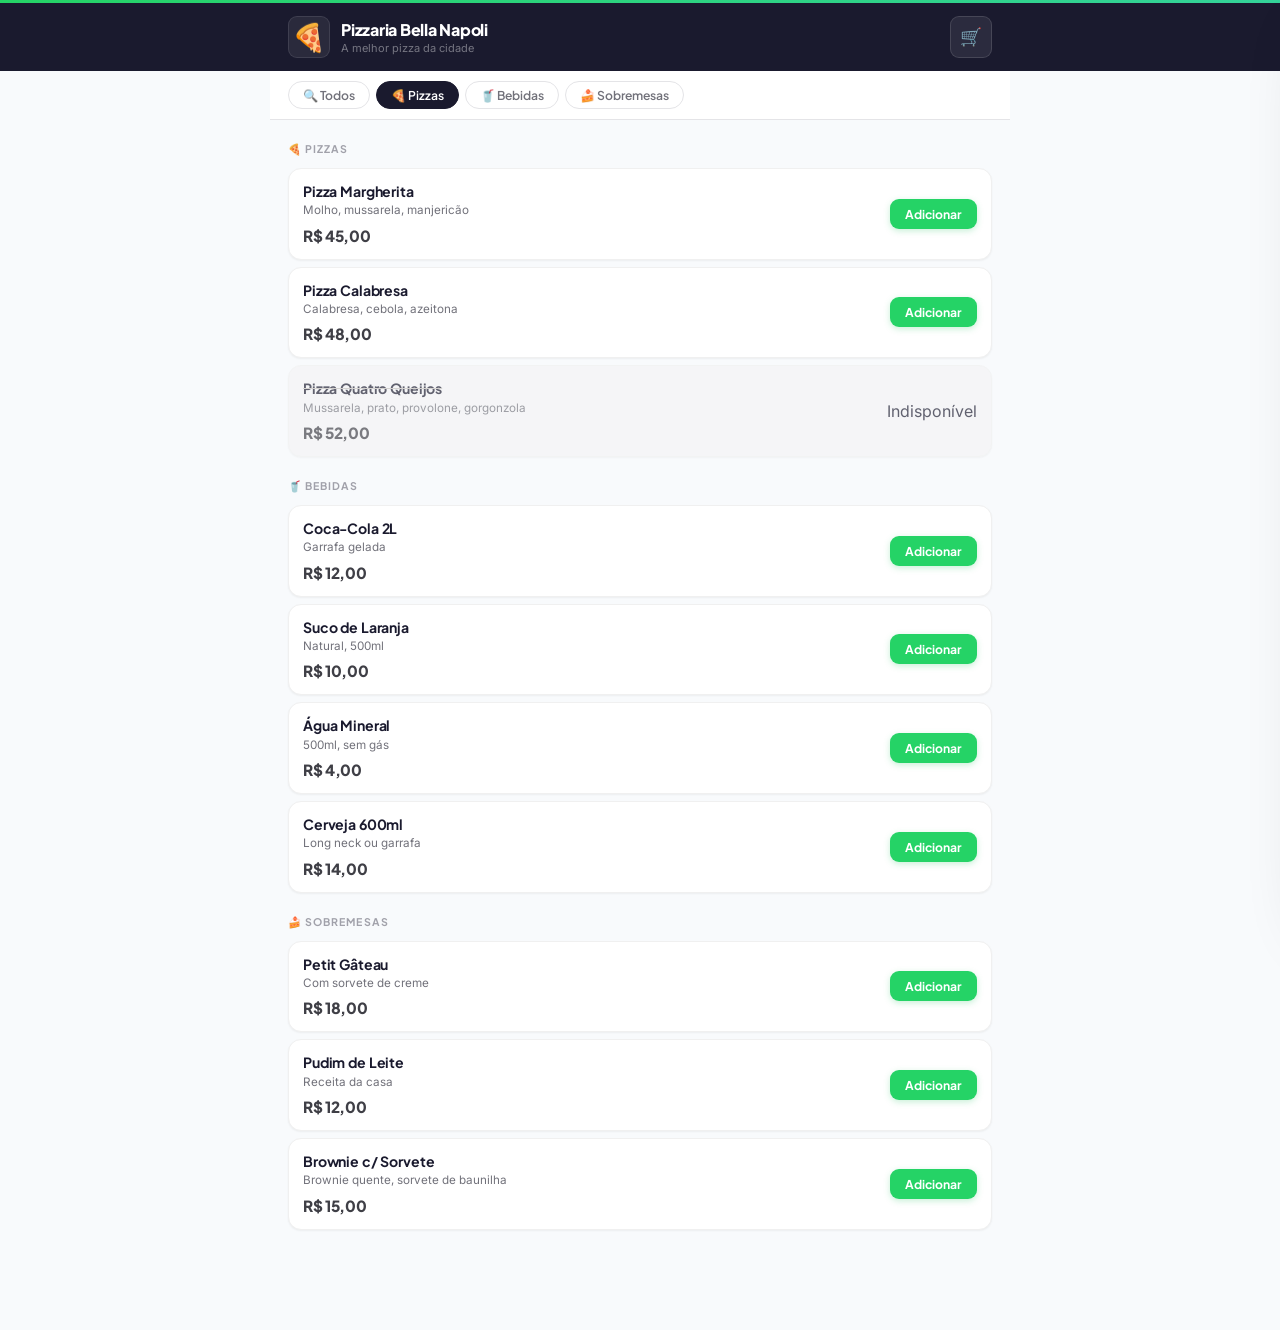
<file: index.html>
<!DOCTYPE html>
<html lang="pt-BR">
<head>
  <meta charset="UTF-8" />
  <meta name="viewport" content="width=device-width, initial-scale=1.0" />
  <title id="page-title">Cardápio Online</title>
  <link rel="preconnect" href="https://fonts.googleapis.com" />
  <link rel="preconnect" href="https://fonts.gstatic.com" crossorigin />
  <link href="https://fonts.googleapis.com/css2?family=Plus+Jakarta+Sans:wght@400;500;600;700;800&family=Inter:wght@400;500;600&display=swap" rel="stylesheet" />
  <link rel="stylesheet" href="style.css" />
</head>
<body>

  <!-- HEADER -->
  <header class="header">
    <div class="header-inner">
      <div class="store-info">
        <div class="store-logo" id="store-logo">🍕</div>
        <div>
          <h1 class="store-name" id="store-name">Carregando...</h1>
          <p class="store-tagline" id="store-tagline"></p>
        </div>
      </div>
      <button class="cart-btn" id="cart-toggle" aria-label="Ver carrinho">
        <span class="cart-icon">🛒</span>
        <span class="cart-badge" id="cart-badge">0</span>
      </button>
    </div>
  </header>

  <!-- MAIN -->
  <main class="main">
    <nav class="categories" id="categories-nav" aria-label="Categorias"></nav>
    <section class="products" id="products-list" aria-label="Produtos"></section>
  </main>

  <!-- ═══════════════════════════════════════════════════════
       CARRINHO
  ══════════════════════════════════════════════════════════ -->
  <div class="cart-overlay" id="cart-overlay" aria-hidden="true"></div>
  <aside class="cart-panel" id="cart-panel" aria-label="Carrinho">

    <!-- ZONA A — topo fixo -->
    <div class="cpanel-top">
      <div class="cpanel-handle"></div>
      <div class="cpanel-header">
        <div class="cpanel-title">
          <span class="cpanel-title-icon">🛒</span>
          <span>Seu Pedido</span>
        </div>
        <button class="close-btn" id="cart-close" aria-label="Fechar">✕</button>
      </div>
      <div class="cpanel-total" id="cpanel-total" style="display:none">
        <div class="cpanel-fee-lines" id="cpanel-fee-lines"></div>
        <div class="cpanel-total-row">
          <span class="cpanel-total-label">Total</span>
          <strong class="cpanel-total-value" id="cart-total-value">R$ 0,00</strong>
        </div>
      </div>
    </div>

    <!-- ZONA B — scroll único -->
    <div class="cpanel-body" id="cpanel-body">

      <!-- Itens -->
      <div id="cart-items">
        <div class="cart-empty-state">
          <div class="cart-empty-icon">🛍️</div>
          <p>Seu carrinho está vazio</p>
          <span>Adicione produtos para começar</span>
        </div>
      </div>

      <!-- Formulário -->
      <div id="order-form" style="display:none">
        <div class="form-divider"><span>Dados do pedido</span></div>

        <div class="order-fields">

          <!-- ── ETAPA 1: Identificação (obrigatório) ── -->
          <div class="form-step" id="step-identity">
            <div class="step-label">
              <span class="step-num">1</span>
              <span>Identificação</span>
            </div>

            <!-- Nome -->
            <div class="field-wrap">
              <label for="customer-name">
                Nome <span class="field-opt">· opcional</span>
              </label>
              <input type="text" id="customer-name" placeholder="Ex: João Silva" autocomplete="name" />
            </div>

            <!-- Telefone — obrigatório -->
            <div class="field-wrap">
              <label for="customer-phone">
                WhatsApp / Telefone <span class="field-required">· obrigatório</span>
              </label>
              <div class="prefix-input">
                <span>📱</span>
                <input type="tel" id="customer-phone"
                  placeholder="(11) 99999-9999"
                  maxlength="15" inputmode="numeric"
                  autocomplete="tel" />
              </div>
            </div>

            <!-- Endereço -->
            <div class="field-wrap">
              <label>Endereço <span class="field-opt">· opcional</span></label>
              <div class="seg-control">
                <button type="button" class="seg-btn active" id="btn-mode-cep">CEP</button>
                <button type="button" class="seg-btn" id="btn-mode-manual">Manual</button>
              </div>
              <!-- Modo CEP -->
              <div id="address-cep-mode">
                <div class="cep-row">
                  <input type="text" id="cep-input" placeholder="00000-000"
                    maxlength="9" inputmode="numeric" autocomplete="postal-code" />
                  <button type="button" class="btn-cep-search" id="btn-cep-search">
                    <span id="cep-search-icon">→</span>
                  </button>
                </div>
                <p class="cep-status" id="cep-status"></p>
                <div id="cep-result" style="display:none" class="cep-result-box">
                  <div class="cep-r-row">
                    <input type="text" id="address-street" readonly class="input-ro" placeholder="Rua" />
                    <input type="text" id="address-neighborhood" readonly class="input-ro input-sm" placeholder="Bairro" />
                  </div>
                  <div class="cep-r-row">
                    <input type="text" id="address-number" placeholder="Nº" class="input-num" maxlength="10" inputmode="numeric" />
                    <input type="text" id="address-complement" placeholder="Complemento" />
                  </div>
                  <input type="text" id="address-city-state" readonly class="input-ro" placeholder="Cidade — UF" />
                </div>
              </div>
              <!-- Modo manual -->
              <div id="address-manual-mode" style="display:none">
                <input type="text" id="customer-address" placeholder="Rua, número, bairro" autocomplete="street-address" />
              </div>
            </div>

          </div><!-- /step-identity -->

          <!-- ── ETAPA 2: Pagamento (bloqueado até etapa 1 válida) ── -->
          <div class="form-step form-step--locked" id="step-payment">
            <div class="step-label">
              <span class="step-num">2</span>
              <span>Pagamento</span>
            </div>

            <!-- Overlay de bloqueio -->
            <div class="step-lock-overlay" id="payment-lock">
              <span class="lock-icon">🔒</span>
              <p>Preencha seu <strong>telefone</strong> para liberar</p>
            </div>

            <div class="step-content" id="payment-content">
              <!-- Forma de pagamento -->
              <div class="field-wrap">
                <label>Forma de pagamento <span class="field-required">· obrigatório</span></label>
                <div class="pay-grid" id="payment-options">
                  <button type="button" class="pay-btn" data-value="pix">
                    <span class="pay-icon">💠</span>Pix
                  </button>
                  <button type="button" class="pay-btn" data-value="credito">
                    <span class="pay-icon">💳</span>Crédito
                  </button>
                  <button type="button" class="pay-btn" data-value="debito">
                    <span class="pay-icon">🏦</span>Débito
                  </button>
                  <button type="button" class="pay-btn" data-value="dinheiro">
                    <span class="pay-icon">💵</span>Dinheiro
                  </button>
                </div>
              </div>

              <!-- Troco -->
              <div class="field-wrap" id="change-wrap" style="display:none">
                <label for="customer-change">
                  Troco para quanto? <span class="field-required">· obrigatório</span>
                </label>
                <div class="prefix-input">
                  <span>R$</span>
                  <input type="number" id="customer-change"
                    placeholder="0,00" min="0" step="0.01" inputmode="decimal" />
                </div>
                <p class="change-hint" id="change-hint"></p>
              </div>
            </div>

          </div><!-- /step-payment -->

        </div><!-- /order-fields -->
      </div><!-- /order-form -->

    </div><!-- /cpanel-body -->

    <!-- ZONA C — botão fixo -->
    <div class="cpanel-foot" id="cpanel-foot" style="display:none">
      <button class="btn-whatsapp" id="btn-finalizar">
        <svg width="18" height="18" viewBox="0 0 24 24" fill="currentColor" aria-hidden="true">
          <path d="M17.472 14.382c-.297-.149-1.758-.867-2.03-.967-.273-.099-.471-.148-.67.15-.197.297-.767.966-.94 1.164-.173.199-.347.223-.644.075-.297-.15-1.255-.463-2.39-1.475-.883-.788-1.48-1.761-1.653-2.059-.173-.297-.018-.458.13-.606.134-.133.298-.347.446-.52.149-.174.198-.298.298-.497.099-.198.05-.371-.025-.52-.075-.149-.669-1.612-.916-2.207-.242-.579-.487-.5-.669-.51-.173-.008-.371-.01-.57-.01-.198 0-.52.074-.792.372-.272.297-1.04 1.016-1.04 2.479 0 1.462 1.065 2.875 1.213 3.074.149.198 2.096 3.2 5.077 4.487.709.306 1.262.489 1.694.625.712.227 1.36.195 1.871.118.571-.085 1.758-.719 2.006-1.413.248-.694.248-1.289.173-1.413-.074-.124-.272-.198-.57-.347m-5.421 7.403h-.004a9.87 9.87 0 01-5.031-1.378l-.361-.214-3.741.982.998-3.648-.235-.374a9.86 9.86 0 01-1.51-5.26c.001-5.45 4.436-9.884 9.888-9.884 2.64 0 5.122 1.03 6.988 2.898a9.825 9.825 0 012.893 6.994c-.003 5.45-4.437 9.884-9.885 9.884m8.413-18.297A11.815 11.815 0 0012.05 0C5.495 0 .16 5.335.157 11.892c0 2.096.547 4.142 1.588 5.945L.057 24l6.305-1.654a11.882 11.882 0 005.683 1.448h.005c6.554 0 11.89-5.335 11.893-11.893a11.821 11.821 0 00-3.48-8.413z"/>
        </svg>
        Revisar e Enviar Pedido
      </button>
    </div>

  </aside>

  <!-- ═══════════════════════════════════════════════════════
       MODAL — PRÉVIA DO PEDIDO
  ══════════════════════════════════════════════════════════ -->
  <div class="modal-overlay" id="modal-overlay" aria-hidden="true"></div>
  <div class="modal" id="order-modal" role="dialog" aria-modal="true" aria-labelledby="modal-title">
    <div class="modal-header">
      <h2 class="modal-title" id="modal-title">📋 Confirmar Pedido</h2>
      <button class="close-btn" id="modal-close" aria-label="Fechar">✕</button>
    </div>
    <div class="modal-body" id="modal-body">
      <!-- preenchido via JS -->
    </div>
    <div class="modal-footer">
      <button class="btn-modal-back" id="modal-back">← Editar pedido</button>
      <button class="btn-modal-confirm" id="modal-confirm">
        <svg width="16" height="16" viewBox="0 0 24 24" fill="currentColor">
          <path d="M17.472 14.382c-.297-.149-1.758-.867-2.03-.967-.273-.099-.471-.148-.67.15-.197.297-.767.966-.94 1.164-.173.199-.347.223-.644.075-.297-.15-1.255-.463-2.39-1.475-.883-.788-1.48-1.761-1.653-2.059-.173-.297-.018-.458.13-.606.134-.133.298-.347.446-.52.149-.174.198-.298.298-.497.099-.198.05-.371-.025-.52-.075-.149-.669-1.612-.916-2.207-.242-.579-.487-.5-.669-.51-.173-.008-.371-.01-.57-.01-.198 0-.52.074-.792.372-.272.297-1.04 1.016-1.04 2.479 0 1.462 1.065 2.875 1.213 3.074.149.198 2.096 3.2 5.077 4.487.709.306 1.262.489 1.694.625.712.227 1.36.195 1.871.118.571-.085 1.758-.719 2.006-1.413.248-.694.248-1.289.173-1.413-.074-.124-.272-.198-.57-.347m-5.421 7.403h-.004a9.87 9.87 0 01-5.031-1.378l-.361-.214-3.741.982.998-3.648-.235-.374a9.86 9.86 0 01-1.51-5.26c.001-5.45 4.436-9.884 9.888-9.884 2.64 0 5.122 1.03 6.988 2.898a9.825 9.825 0 012.893 6.994c-.003 5.45-4.437 9.884-9.885 9.884m8.413-18.297A11.815 11.815 0 0012.05 0C5.495 0 .16 5.335.157 11.892c0 2.096.547 4.142 1.588 5.945L.057 24l6.305-1.654a11.882 11.882 0 005.683 1.448h.005c6.554 0 11.89-5.335 11.893-11.893a11.821 11.821 0 00-3.48-8.413z"/>
        </svg>
        Confirmar e Enviar
      </button>
    </div>
  </div>

  <!-- ═══════════════════════════════════════════════════════
       TELA DE SUCESSO
  ══════════════════════════════════════════════════════════ -->
  <div class="success-screen" id="success-screen" aria-hidden="true">
    <div class="success-inner">

      <div class="success-anim">
        <div class="success-circle">
          <svg width="40" height="40" viewBox="0 0 24 24" fill="none" stroke="currentColor" stroke-width="2.5" stroke-linecap="round" stroke-linejoin="round">
            <polyline points="20 6 9 17 4 12"/>
          </svg>
        </div>
      </div>

      <h2 class="success-title">Pedido Enviado!</h2>
      <p class="success-subtitle">Sua mensagem foi enviada pelo WhatsApp.<br>Aguarde a confirmação do estabelecimento.</p>

      <div class="success-card">
        <div class="success-row">
          <span>Pedido</span>
          <strong id="success-order-number">0001</strong>
        </div>
        <div class="success-row" id="success-name-row" style="display:none">
          <span>Nome</span>
          <strong id="success-name"></strong>
        </div>
        <div class="success-row" id="success-phone-row" style="display:none">
          <span>Telefone</span>
          <strong id="success-phone"></strong>
        </div>
        <div class="success-row" id="success-address-row" style="display:none">
          <span>Endereço</span>
          <strong id="success-address"></strong>
        </div>
        <div class="success-row success-row--total">
          <span>Total</span>
          <strong id="success-total"></strong>
        </div>
      </div>

      <div class="success-time" id="success-time"></div>

      <button class="btn-new-order" id="btn-new-order">
        🛒 Fazer novo pedido
      </button>

    </div>
  </div>

  <div class="toast" id="toast" role="alert" aria-live="assertive"></div>

  <script src="config.js"></script>
  <script src="supabase.js"></script>
  <script src="app.js"></script>
</body>
</html>
</file>
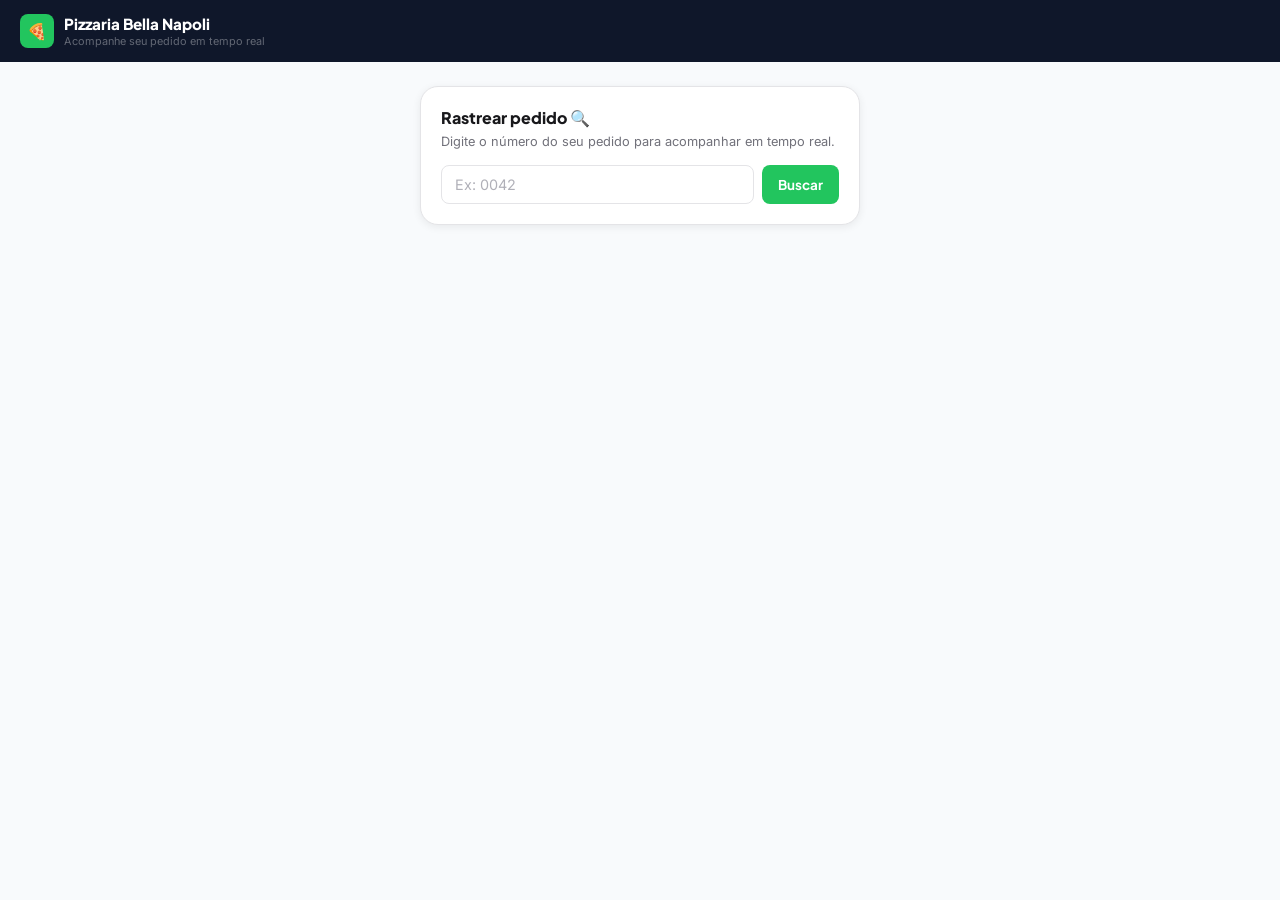
<file: acompanhar.html>
<!DOCTYPE html>
<html lang="pt-BR">
<head>
  <meta charset="UTF-8"/>
  <meta name="viewport" content="width=device-width, initial-scale=1.0"/>
  <title>Acompanhar Pedido</title>
  <link rel="preconnect" href="https://fonts.googleapis.com"/>
  <link rel="preconnect" href="https://fonts.gstatic.com" crossorigin/>
  <link href="https://fonts.googleapis.com/css2?family=Plus+Jakarta+Sans:wght@400;500;600;700;800&family=Inter:wght@400;500;600&display=swap" rel="stylesheet"/>
  <style>
:root {
  --green:#22c55e;--green-dk:#16a34a;--green-lt:#f0fdf4;--green-bd:#bbf7d0;
  --ink:#18181b;--ink-2:#3f3f46;--muted:#71717a;--subtle:#a1a1aa;
  --bg:#f8fafc;--surface:#fff;--surface-2:#f4f4f5;--border:#e4e4e7;--border-lt:#f0f0f0;
  --danger:#ef4444;--warn:#f59e0b;--info:#3b82f6;--purple:#6366f1;
  --r-sm:8px;--r:12px;--r-lg:18px;--r-xl:24px;
  --sh-xs:0 1px 2px rgba(0,0,0,0.05);--sh-sm:0 2px 8px rgba(0,0,0,0.07);
  --sh-md:0 8px 30px rgba(0,0,0,0.1);
  --font-d:'Plus Jakarta Sans',sans-serif;--font-b:'Inter',sans-serif;
  --t:0.15s ease;--ease:cubic-bezier(0.32,0.72,0,1);
}
*,*::before,*::after{box-sizing:border-box;margin:0;padding:0}
html{scroll-behavior:smooth}
body{font-family:var(--font-b);background:var(--bg);color:var(--ink);min-height:100dvh;-webkit-font-smoothing:antialiased}

.header{background:#0f172a;padding:14px 20px;display:flex;align-items:center;gap:10px}
.header-logo{width:34px;height:34px;background:var(--green);border-radius:var(--r-sm);display:flex;align-items:center;justify-content:center;font-size:1rem;flex-shrink:0}
.header-name{font-family:var(--font-d);font-size:0.95rem;font-weight:800;color:#fff}
.header-sub{font-size:0.68rem;color:rgba(255,255,255,0.35);margin-top:1px}

.page{max-width:480px;margin:0 auto;padding:24px 20px 60px}

/* BUSCA */
.search-box{background:var(--surface);border:1.5px solid var(--border);border-radius:var(--r-lg);padding:20px;box-shadow:var(--sh-sm);margin-bottom:20px}
.search-title{font-family:var(--font-d);font-size:1rem;font-weight:800;color:var(--ink);margin-bottom:4px}
.search-sub{font-size:0.8rem;color:var(--muted);margin-bottom:14px;line-height:1.5}
.search-row{display:flex;gap:8px}
.search-input{flex:1;padding:10px 13px;border:1.5px solid var(--border);border-radius:var(--r-sm);font-family:var(--font-b);font-size:0.9rem;outline:none;transition:border-color var(--t)}
.search-input:focus{border-color:var(--green);box-shadow:0 0 0 3px rgba(34,197,94,0.1)}
.search-input::placeholder{color:#b0b0b8}
.btn-search{padding:10px 16px;background:var(--green);color:#fff;border:none;border-radius:var(--r-sm);font-family:var(--font-d);font-size:0.84rem;font-weight:700;cursor:pointer;transition:background var(--t);white-space:nowrap}
.btn-search:hover{background:var(--green-dk)}
.search-error{font-size:0.78rem;color:var(--danger);margin-top:8px;display:none}

/* RESULTADO */
.order-result{background:var(--surface);border:1.5px solid var(--border);border-radius:var(--r-lg);overflow:hidden;box-shadow:var(--sh-md);display:none}

.result-header{padding:16px 20px;border-bottom:1px solid var(--border-lt);display:flex;align-items:flex-start;justify-content:space-between;gap:10px}
.result-num{font-family:var(--font-d);font-size:1.1rem;font-weight:800;color:var(--ink);letter-spacing:-0.02em}
.result-time{font-size:0.73rem;color:var(--muted);margin-top:2px}
.status-badge{display:inline-flex;align-items:center;gap:5px;padding:6px 12px;border-radius:99px;font-family:var(--font-d);font-size:0.76rem;font-weight:800;text-transform:uppercase;letter-spacing:0.04em}

/* TIMELINE */
.timeline{padding:20px}
.timeline-step{display:flex;gap:14px;position:relative}
.timeline-step:not(:last-child)::after{content:'';position:absolute;left:14px;top:32px;width:2px;height:calc(100% - 8px);background:var(--border)}
.step-icon{width:30px;height:30px;border-radius:50%;display:flex;align-items:center;justify-content:center;font-size:0.9rem;flex-shrink:0;border:2px solid var(--border);background:var(--surface-2);z-index:1;transition:all 0.3s}
.step-icon.done{background:var(--green);border-color:var(--green);color:#fff;box-shadow:0 0 0 4px rgba(34,197,94,0.15)}
.step-icon.active{background:#fff;border-color:var(--green);color:var(--green);box-shadow:0 0 0 4px rgba(34,197,94,0.12);animation:stepPulse 2s ease infinite}
@keyframes stepPulse{0%,100%{box-shadow:0 0 0 4px rgba(34,197,94,0.12)}50%{box-shadow:0 0 0 8px rgba(34,197,94,0.06)}}
.step-body{flex:1;padding-bottom:20px}
.step-label{font-family:var(--font-d);font-size:0.86rem;font-weight:700;color:var(--ink-2);margin-bottom:2px}
.step-label.active-label{color:var(--green-dk)}
.step-label.done-label{color:var(--ink)}
.step-time{font-size:0.71rem;color:var(--muted)}

/* RESUMO */
.result-summary{padding:16px 20px;border-top:1px solid var(--border-lt)}
.summary-title{font-size:0.68rem;font-weight:700;color:var(--muted);text-transform:uppercase;letter-spacing:0.08em;margin-bottom:10px}
.summary-item{display:flex;justify-content:space-between;font-size:0.82rem;padding:3px 0}
.summary-item span{color:var(--muted)}
.summary-item strong{color:var(--ink);font-weight:600}
.summary-total{display:flex;justify-content:space-between;padding:10px 0 0;border-top:1px solid var(--border-lt);margin-top:6px}
.summary-total span{font-family:var(--font-d);font-size:0.85rem;font-weight:700;color:var(--ink)}
.summary-total strong{font-family:var(--font-d);font-size:1rem;font-weight:800;color:var(--ink)}

.result-footer{padding:14px 20px;background:var(--surface-2);border-top:1px solid var(--border-lt);display:flex;align-items:center;justify-content:space-between;gap:8px}
.result-footer-label{font-size:0.74rem;color:var(--muted)}
.btn-refresh{padding:7px 14px;border-radius:var(--r-sm);border:1.5px solid var(--border);background:var(--surface);font-family:var(--font-d);font-size:0.76rem;font-weight:700;color:var(--ink-2);cursor:pointer;transition:all var(--t)}
.btn-refresh:hover{background:var(--border)}

.live-pill{display:inline-flex;align-items:center;gap:5px;padding:4px 10px;background:var(--green-lt);border:1px solid var(--green-bd);border-radius:99px;font-family:var(--font-d);font-size:0.68rem;font-weight:700;color:var(--green-dk)}
.live-dot{width:5px;height:5px;background:var(--green);border-radius:50%;animation:pulse 1.5s ease infinite}
@keyframes pulse{0%,100%{opacity:1}50%{opacity:0.3}}
  </style>
</head>
<body>

<div class="header">
  <div class="header-logo" id="h-logo">🍕</div>
  <div><div class="header-name" id="h-name">Acompanhar Pedido</div><div class="header-sub" id="h-sub">Veja o status em tempo real</div></div>
</div>

<div class="page">

  <div class="search-box">
    <div class="search-title">Rastrear pedido 🔍</div>
    <div class="search-sub">Digite o número do seu pedido para acompanhar em tempo real.</div>
    <div class="search-row">
      <input type="text" class="search-input" id="order-input" placeholder="Ex: 0042" maxlength="10" inputmode="numeric"/>
      <button class="btn-search" id="btn-search">Buscar</button>
    </div>
    <div class="search-error" id="search-error">Pedido não encontrado. Verifique o número.</div>
  </div>

  <div class="order-result" id="order-result">

    <div class="result-header">
      <div>
        <div class="result-num" id="res-num">Pedido 0042</div>
        <div class="result-time" id="res-time"></div>
      </div>
      <div style="display:flex;flex-direction:column;align-items:flex-end;gap:6px">
        <span class="status-badge" id="res-badge"></span>
        <span class="live-pill"><span class="live-dot"></span>Ao vivo</span>
      </div>
    </div>

    <div class="timeline" id="timeline"></div>

    <div class="result-summary" id="res-summary"></div>

    <div class="result-footer">
      <div class="result-footer-label" id="res-footer-label">Atualiza automaticamente</div>
      <button class="btn-refresh" id="btn-refresh">↻ Atualizar</button>
    </div>

  </div>

</div>

<script src="config.js"></script>
<script src="supabase.js"></script>
<script>
let currentOrderId = null;
let realtimeEs     = null;

document.addEventListener("DOMContentLoaded", () => {
  document.getElementById("h-logo").textContent = CONFIG.store.logo || "🍕";
  document.getElementById("h-name").textContent = CONFIG.store.name;
  document.getElementById("h-sub").textContent  = "Acompanhe seu pedido em tempo real";

  document.getElementById("btn-search").addEventListener("click", buscarPedido);
  document.getElementById("btn-refresh").addEventListener("click", () => {
    if (currentOrderId) carregarPedido(currentOrderId);
  });
  document.getElementById("order-input").addEventListener("keydown", e => {
    if (e.key === "Enter") buscarPedido();
  });

  // Auto-preenche se veio por URL: ?pedido=0042
  const params = new URLSearchParams(location.search);
  const num    = params.get("pedido");
  if (num) {
    document.getElementById("order-input").value = num;
    buscarPedido();
  }
});

async function buscarPedido() {
  const num = document.getElementById("order-input").value.trim().replace(/\D/g,"").padStart(4,"0");
  if (!num) return;

  document.getElementById("search-error").style.display = "none";
  document.getElementById("btn-search").textContent = "...";

  try {
    const data = await sb.select("orders", `order_number=eq.${num}&store_id=eq.default&limit=1`);
    if (!data || data.length === 0) {
      document.getElementById("search-error").style.display = "block";
      document.getElementById("order-result").style.display = "none";
    } else {
      mostrarPedido(data[0]);
      iniciarRealtime(data[0].id);
    }
  } catch {
    document.getElementById("search-error").textContent = "Erro de conexão. Tente novamente.";
    document.getElementById("search-error").style.display = "block";
  }

  document.getElementById("btn-search").textContent = "Buscar";
}

async function carregarPedido(id) {
  try {
    const data = await sb.select("orders", `id=eq.${id}&limit=1`);
    if (data && data[0]) mostrarPedido(data[0]);
  } catch {}
}

function mostrarPedido(order) {
  currentOrderId = order.id;
  const st = ORDER_STATUS[order.status] || ORDER_STATUS.received;
  const payLabels = {pix:"Pix",credito:"Cartão de Crédito",debito:"Cartão de Débito",dinheiro:"Dinheiro"};

  document.getElementById("res-num").textContent   = `Pedido ${order.order_number}`;
  document.getElementById("res-time").textContent  = `Recebido ${timeAgo(order.created_at)}`;
  document.getElementById("res-badge").textContent = `${st.emoji} ${st.label}`;
  document.getElementById("res-badge").style.cssText = `background:${st.color}18;color:${st.color}`;

  // Timeline
  const currentIdx = STATUS_FLOW.indexOf(order.status);
  const history    = order.status_history || [];

  const steps = STATUS_FLOW.filter(s => s !== "cancelled").map((s, idx) => {
    const info      = ORDER_STATUS[s];
    const isDone    = idx < currentIdx || order.status === s;
    const isActive  = order.status === s;
    const histEntry = history.find(h => h.to === s);
    const timeStr   = histEntry ? timeAgo(histEntry.at) : (s === "received" ? timeAgo(order.created_at) : "");

    return `
    <div class="timeline-step">
      <div class="step-icon ${isDone && !isActive ? "done" : isActive ? "active" : ""}">
        ${isDone || isActive ? info.emoji : "○"}
      </div>
      <div class="step-body">
        <div class="step-label ${isActive ? "active-label" : isDone ? "done-label" : ""}">${info.label}</div>
        ${timeStr ? `<div class="step-time">${timeStr}</div>` : ""}
      </div>
    </div>`;
  });

  if (order.status === "cancelled") {
    steps.push(`
    <div class="timeline-step">
      <div class="step-icon" style="background:#fef2f2;border-color:#ef4444;color:#ef4444">❌</div>
      <div class="step-body"><div class="step-label" style="color:#ef4444">Cancelado</div></div>
    </div>`);
  }

  document.getElementById("timeline").innerHTML = steps.join("");

  // Resumo
  const items = Array.isArray(order.items) ? order.items : [];
  document.getElementById("res-summary").innerHTML = `
    <div class="summary-title">Resumo do pedido</div>
    ${items.map(i => `<div class="summary-item"><span>${i.quantity}× ${i.name}</span><strong>${fmt(i.price * i.quantity)}</strong></div>`).join("")}
    ${order.delivery_fee > 0 ? `<div class="summary-item"><span>🛵 Taxa de entrega</span><strong>${fmt(order.delivery_fee)}</strong></div>` : ""}
    <div class="summary-total"><span>Total</span><strong>${fmt(order.grand_total)}</strong></div>
    <div style="margin-top:10px;font-size:0.78rem;color:var(--muted)">
      💳 ${payLabels[order.payment_method] || order.payment_method || "—"}
      ${order.payment_change ? ` · troco para ${fmt(order.payment_change)}` : ""}
    </div>
  `;

  document.getElementById("order-result").style.display = "block";
  document.getElementById("order-result").scrollIntoView({behavior:"smooth",block:"nearest"});
}

function iniciarRealtime(id) {
  if (realtimeEs) realtimeEs.close();
  realtimeEs = sb.subscribe(
    "orders",
    null, // onInsert — não nos interessa aqui
    (order) => {
      if (order.id === id) mostrarPedido(order);
    },
    5000 // polling a cada 5s
  );
}

function fmt(v) { return Number(v).toLocaleString("pt-BR",{style:"currency",currency:"BRL"}); }
function timeAgo(iso) {
  const diff = Date.now()-new Date(iso).getTime();
  const m = Math.floor(diff/60000);
  if(m<1)  return "agora mesmo";
  if(m<60) return `há ${m} min`;
  const h = Math.floor(m/60);
  if(h<24) return `há ${h}h`;
  return `há ${Math.floor(h/24)}d`;
}
</script>
</body>
</html>
</file>
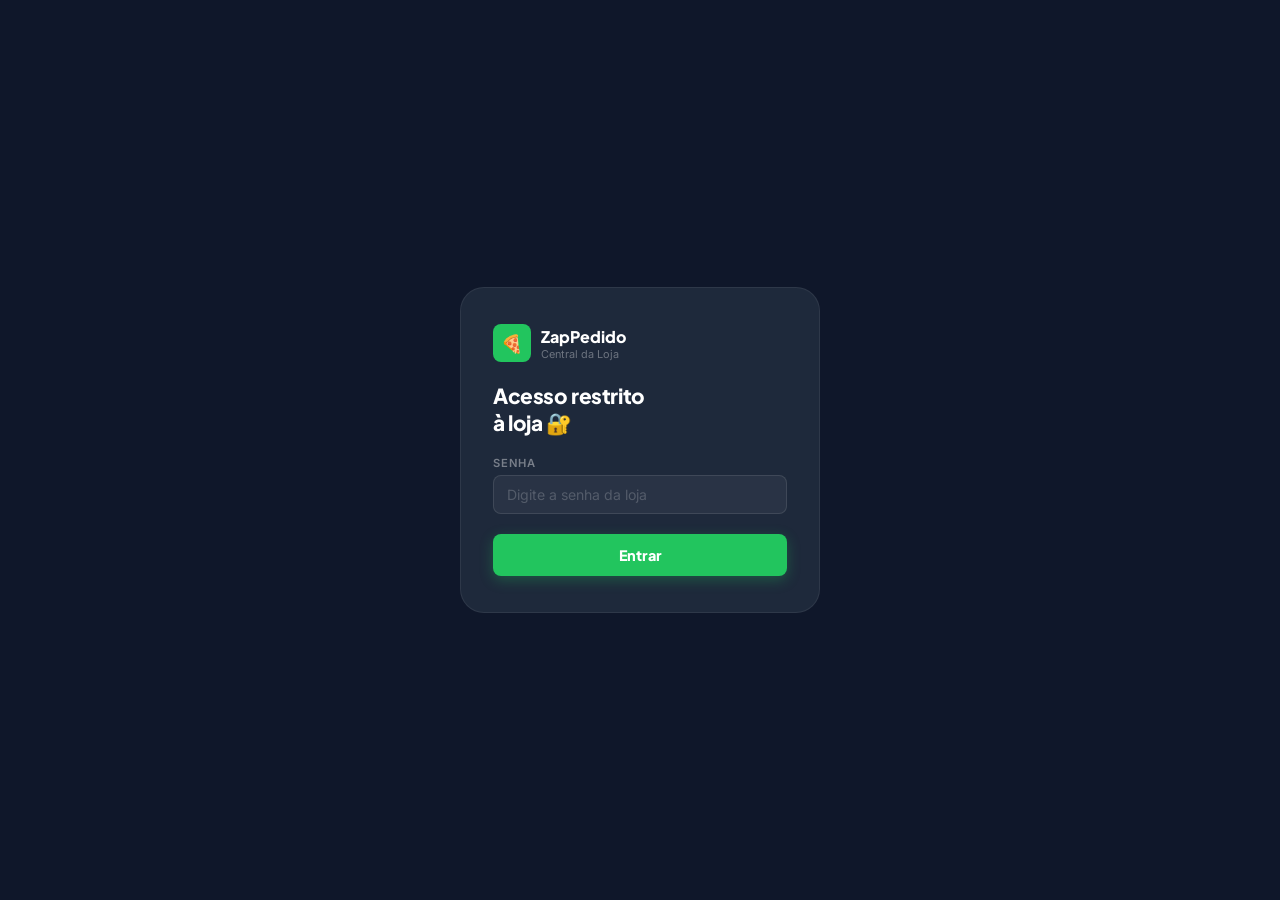
<file: loja.html>
<!DOCTYPE html>
<html lang="pt-BR">
<head>
  <meta charset="UTF-8"/>
  <meta name="viewport" content="width=device-width, initial-scale=1.0"/>
  <title>Central de Pedidos</title>
  <link rel="preconnect" href="https://fonts.googleapis.com"/>
  <link rel="preconnect" href="https://fonts.gstatic.com" crossorigin/>
  <link href="https://fonts.googleapis.com/css2?family=Plus+Jakarta+Sans:wght@400;500;600;700;800&family=Inter:wght@400;500;600&display=swap" rel="stylesheet"/>
  <style>
:root {
  --green:     #22c55e; --green-dk: #16a34a; --green-lt: #f0fdf4;
  --ink:       #0f172a; --ink-2:    #334155; --muted:    #64748b;
  --subtle:    #94a3b8; --bg:       #f1f5f9; --surface:  #ffffff;
  --surface-2: #f8fafc; --border:   #e2e8f0; --border-lt:#f1f5f9;
  --danger:    #ef4444; --warn:     #f59e0b; --info:     #3b82f6;
  --purple:    #6366f1; --teal:     #10b981;
  --r-sm:8px; --r:12px; --r-lg:18px; --r-xl:24px;
  --sh-xs:0 1px 3px rgba(0,0,0,0.06); --sh-sm:0 2px 8px rgba(0,0,0,0.08);
  --sh-md:0 4px 20px rgba(0,0,0,0.1); --sh-xl:0 20px 60px rgba(0,0,0,0.18);
  --font-d:'Plus Jakarta Sans',sans-serif; --font-b:'Inter',sans-serif;
  --t:0.15s ease; --ease:cubic-bezier(0.32,0.72,0,1);
}
*,*::before,*::after{box-sizing:border-box;margin:0;padding:0}
html{scroll-behavior:smooth}
body{font-family:var(--font-b);background:var(--bg);color:var(--ink);min-height:100dvh;-webkit-font-smoothing:antialiased}

/* LOGIN */
.login-screen{min-height:100dvh;display:flex;align-items:center;justify-content:center;background:#0f172a;padding:24px}
.login-box{width:100%;max-width:360px;background:#1e293b;border:1px solid rgba(255,255,255,0.07);border-radius:var(--r-xl);padding:36px 32px;display:flex;flex-direction:column;gap:20px}
.login-logo{display:flex;align-items:center;gap:10px}
.login-logo-icon{width:38px;height:38px;background:var(--green);border-radius:var(--r-sm);display:flex;align-items:center;justify-content:center;font-size:1.1rem}
.login-brand{font-family:var(--font-d);font-size:1rem;font-weight:800;color:#fff}
.login-sub{font-size:0.68rem;color:rgba(255,255,255,0.35)}
.login-title{font-family:var(--font-d);font-size:1.3rem;font-weight:800;color:#fff;letter-spacing:-0.02em}
.login-field{display:flex;flex-direction:column;gap:5px}
.login-field label{font-size:0.7rem;font-weight:600;color:rgba(255,255,255,0.4);text-transform:uppercase;letter-spacing:0.07em}
.login-field input{padding:10px 13px;background:rgba(255,255,255,0.05);border:1.5px solid rgba(255,255,255,0.1);border-radius:var(--r-sm);color:#fff;font-family:var(--font-b);font-size:0.88rem;outline:none;transition:border-color var(--t)}
.login-field input:focus{border-color:var(--green)}
.login-field input::placeholder{color:rgba(255,255,255,0.2)}
.login-error{font-size:0.76rem;color:#f87171;display:none}
.btn-login{width:100%;padding:12px;background:var(--green);color:#fff;border:none;border-radius:var(--r-sm);font-family:var(--font-d);font-size:0.9rem;font-weight:800;cursor:pointer;transition:background var(--t);box-shadow:0 4px 14px rgba(34,197,94,0.3)}
.btn-login:hover{background:var(--green-dk)}

/* LAYOUT */
.app{display:none;min-height:100dvh;flex-direction:column}
.app.visible{display:flex}

/* TOPBAR */
.topbar{background:#0f172a;padding:12px 20px;display:flex;align-items:center;justify-content:space-between;gap:12px;position:sticky;top:0;z-index:100}
.topbar-left{display:flex;align-items:center;gap:12px}
.topbar-logo{width:34px;height:34px;background:var(--green);border-radius:var(--r-sm);display:flex;align-items:center;justify-content:center;font-size:1rem;flex-shrink:0}
.topbar-title{font-family:var(--font-d);font-size:0.95rem;font-weight:800;color:#fff}
.topbar-store{font-size:0.7rem;color:rgba(255,255,255,0.4);margin-top:1px}
.topbar-right{display:flex;align-items:center;gap:8px}
.live-badge{display:flex;align-items:center;gap:5px;padding:5px 10px;background:rgba(34,197,94,0.12);border:1px solid rgba(34,197,94,0.25);border-radius:99px;font-family:var(--font-d);font-size:0.7rem;font-weight:700;color:var(--green)}
.live-dot{width:6px;height:6px;background:var(--green);border-radius:50%;animation:pulse 1.5s ease infinite}
@keyframes pulse{0%,100%{opacity:1}50%{opacity:0.3}}
.btn-logout-top{padding:6px 12px;border-radius:var(--r-sm);border:1px solid rgba(255,255,255,0.12);background:rgba(255,255,255,0.06);color:rgba(255,255,255,0.5);font-family:var(--font-b);font-size:0.76rem;cursor:pointer;transition:all var(--t)}
.btn-logout-top:hover{color:#f87171;border-color:rgba(239,68,68,0.3)}

/* FILTROS DE STATUS */
.status-tabs{background:var(--surface);border-bottom:1px solid var(--border);padding:12px 20px;display:flex;gap:6px;overflow-x:auto;scrollbar-width:none}
.status-tabs::-webkit-scrollbar{display:none}
.status-tab{flex-shrink:0;display:flex;align-items:center;gap:5px;padding:6px 14px;border-radius:99px;border:1.5px solid var(--border);background:transparent;font-family:var(--font-d);font-size:0.76rem;font-weight:600;color:var(--muted);cursor:pointer;transition:all var(--t);white-space:nowrap}
.status-tab:hover{border-color:var(--ink);color:var(--ink)}
.status-tab.active{background:var(--ink);border-color:var(--ink);color:#fff}
.tab-count{background:rgba(255,255,255,0.2);padding:1px 6px;border-radius:99px;font-size:0.66rem;font-weight:800}
.status-tab:not(.active) .tab-count{background:var(--border);color:var(--muted)}

/* CONTEÚDO */
.content{flex:1;padding:20px;max-width:1100px;margin:0 auto;width:100%}

/* STATS */
.stats-row{display:grid;grid-template-columns:repeat(auto-fit,minmax(140px,1fr));gap:10px;margin-bottom:20px}
.stat-card{background:var(--surface);border:1px solid var(--border);border-radius:var(--r);padding:14px 16px;box-shadow:var(--sh-xs)}
.stat-label{font-size:0.67rem;font-weight:700;color:var(--muted);text-transform:uppercase;letter-spacing:0.08em;margin-bottom:6px}
.stat-value{font-family:var(--font-d);font-size:1.5rem;font-weight:800;color:var(--ink);letter-spacing:-0.03em}
.stat-sub{font-size:0.71rem;color:var(--muted);margin-top:3px}

/* GRID DE PEDIDOS */
.orders-header{display:flex;align-items:center;justify-content:space-between;margin-bottom:14px}
.orders-title{font-family:var(--font-d);font-size:0.88rem;font-weight:800;color:var(--ink)}
.orders-count{font-size:0.75rem;color:var(--muted)}
.orders-grid{display:grid;grid-template-columns:repeat(auto-fill,minmax(320px,1fr));gap:12px}

/* CARD DE PEDIDO */
.order-card{background:var(--surface);border:1.5px solid var(--border);border-radius:var(--r);overflow:hidden;box-shadow:var(--sh-xs);transition:box-shadow var(--t),transform var(--t);display:flex;flex-direction:column}
.order-card:hover{box-shadow:var(--sh-sm);transform:translateY(-1px)}
.order-card.new-order{border-color:var(--purple);animation:newOrder 0.5s var(--ease)}
@keyframes newOrder{0%{transform:scale(0.95);opacity:0}100%{transform:scale(1);opacity:1}}

/* Status bar colorida no topo do card */
.order-status-bar{height:4px;flex-shrink:0}

.order-header{padding:12px 14px 10px;display:flex;align-items:flex-start;justify-content:space-between;gap:8px}
.order-num{font-family:var(--font-d);font-size:0.95rem;font-weight:800;color:var(--ink);letter-spacing:-0.01em}
.order-time{font-size:0.7rem;color:var(--subtle);margin-top:2px}
.order-badge{display:inline-flex;align-items:center;gap:4px;padding:4px 9px;border-radius:99px;font-family:var(--font-d);font-size:0.67rem;font-weight:800;text-transform:uppercase;letter-spacing:0.04em;white-space:nowrap}

.order-customer{padding:0 14px 10px;border-bottom:1px solid var(--border-lt)}
.order-customer-name{font-family:var(--font-d);font-size:0.84rem;font-weight:700;color:var(--ink);margin-bottom:2px}
.order-customer-phone{font-size:0.76rem;color:var(--muted)}
.order-customer-addr{font-size:0.73rem;color:var(--muted);margin-top:2px;line-height:1.3}

.order-items{padding:10px 14px;border-bottom:1px solid var(--border-lt);flex:1}
.order-item-line{font-size:0.78rem;color:var(--ink-2);padding:2px 0}
.order-item-line span{color:var(--muted)}

.order-footer{padding:10px 14px;display:flex;align-items:center;justify-content:space-between;gap:8px}
.order-total-wrap{}
.order-total-label{font-size:0.66rem;font-weight:700;color:var(--muted);text-transform:uppercase;letter-spacing:0.06em}
.order-total{font-family:var(--font-d);font-size:1rem;font-weight:800;color:var(--ink);letter-spacing:-0.02em}
.order-fee{font-size:0.68rem;color:var(--muted);margin-top:1px}
.order-payment{font-size:0.73rem;color:var(--muted);margin-top:1px}

/* Ações do pedido */
.order-actions{display:flex;gap:5px;flex-wrap:wrap;justify-content:flex-end}
.btn-action{display:flex;align-items:center;gap:4px;padding:7px 11px;border-radius:var(--r-sm);border:1.5px solid var(--border);background:var(--surface);font-family:var(--font-d);font-size:0.74rem;font-weight:700;cursor:pointer;transition:all var(--t);white-space:nowrap}
.btn-action:hover{transform:translateY(-1px)}
.btn-action.btn-next{background:var(--green);border-color:var(--green);color:#fff;box-shadow:0 2px 8px rgba(34,197,94,0.25)}
.btn-action.btn-next:hover{background:var(--green-dk)}
.btn-action.btn-cancel-order{color:var(--danger);border-color:var(--border)}
.btn-action.btn-cancel-order:hover{border-color:var(--danger);background:#fef2f2}
.btn-action.btn-whatsapp{color:#075e54;border-color:var(--border)}
.btn-action.btn-whatsapp:hover{border-color:#25D366;background:var(--green-lt)}
.btn-action.btn-payment{color:var(--info);border-color:var(--border)}
.btn-action.btn-payment:hover{border-color:var(--info);background:#eff6ff}

/* Empty state */
.empty-orders{grid-column:1/-1;text-align:center;padding:60px 20px;display:flex;flex-direction:column;align-items:center;gap:8px}
.empty-orders-icon{font-size:3rem;opacity:0.3;margin-bottom:4px}
.empty-orders-title{font-family:var(--font-d);font-size:1rem;font-weight:700;color:var(--ink-2)}
.empty-orders-sub{font-size:0.82rem;color:var(--muted)}

/* MODAL ALTERAR PAGAMENTO */
.modal-overlay{position:fixed;inset:0;background:rgba(15,23,42,0.6);z-index:400;opacity:0;pointer-events:none;transition:opacity 0.25s ease;backdrop-filter:blur(4px)}
.modal-overlay.open{opacity:1;pointer-events:all}
.modal{position:fixed;z-index:500;background:var(--surface);border-radius:var(--r-xl);box-shadow:var(--sh-xl);width:calc(100% - 48px);max-width:400px;top:50%;left:50%;transform:translate(-50%,-48%) scale(0.96);opacity:0;transition:transform 0.28s var(--ease),opacity 0.28s ease;overflow:hidden}
.modal.open{transform:translate(-50%,-50%) scale(1);opacity:1}
.modal-header{padding:18px 22px 14px;border-bottom:1px solid var(--border);display:flex;align-items:center;justify-content:space-between}
.modal-title{font-family:var(--font-d);font-size:0.97rem;font-weight:800;color:var(--ink)}
.modal-close{width:28px;height:28px;border-radius:50%;border:1px solid var(--border);background:var(--surface-2);cursor:pointer;color:var(--muted);font-size:0.72rem;display:flex;align-items:center;justify-content:center;transition:all var(--t)}
.modal-close:hover{background:var(--border);color:var(--ink)}
.modal-body{padding:18px 22px;display:flex;flex-direction:column;gap:14px}
.modal-footer{padding:12px 22px 18px;border-top:1px solid var(--border);display:flex;gap:8px;justify-content:flex-end}

.pay-grid-modal{display:grid;grid-template-columns:1fr 1fr;gap:6px}
.pay-opt{display:flex;flex-direction:column;align-items:center;gap:3px;padding:10px 8px;border-radius:var(--r-sm);border:1.5px solid var(--border);background:var(--surface);font-family:var(--font-d);font-size:0.78rem;font-weight:600;color:var(--ink-2);cursor:pointer;transition:all var(--t)}
.pay-opt:hover{border-color:var(--green);background:var(--green-lt);color:var(--green-dk)}
.pay-opt.selected{background:var(--ink);border-color:var(--ink);color:#fff}
.pay-icon{font-size:1.1rem}

.form-field{display:flex;flex-direction:column;gap:5px}
.form-field label{font-size:0.7rem;font-weight:700;color:var(--muted);text-transform:uppercase;letter-spacing:0.07em}
.prefix-input{display:flex;align-items:center;border:1.5px solid var(--border);border-radius:var(--r-sm);overflow:hidden;background:var(--surface);transition:border-color var(--t)}
.prefix-input:focus-within{border-color:var(--green);box-shadow:0 0 0 3px rgba(34,197,94,0.1)}
.prefix-input>span{padding:9px 11px;font-family:var(--font-d);font-size:0.82rem;font-weight:700;color:var(--muted);background:var(--surface-2);border-right:1.5px solid var(--border);flex-shrink:0}
.prefix-input input{border:none!important;box-shadow:none!important;border-radius:0!important;padding:9px 11px;flex:1;font-family:var(--font-b);font-size:0.88rem;outline:none;color:var(--ink)}
.change-result{font-size:0.78rem;font-weight:600;color:var(--green-dk);margin-top:2px;min-height:16px}

.btn-save-pay{padding:9px 20px;border-radius:var(--r-sm);border:none;background:var(--green);color:#fff;font-family:var(--font-d);font-size:0.84rem;font-weight:800;cursor:pointer;transition:all var(--t)}
.btn-save-pay:hover{background:var(--green-dk)}
.btn-cancel-pay{padding:9px 16px;border-radius:var(--r-sm);border:1.5px solid var(--border);background:var(--surface);font-family:var(--font-d);font-size:0.84rem;font-weight:700;color:var(--ink-2);cursor:pointer;transition:all var(--t)}
.btn-cancel-pay:hover{background:var(--surface-2)}

/* TOAST */
.toast{position:fixed;bottom:24px;left:50%;transform:translateX(-50%) translateY(12px);background:var(--ink);color:#fff;padding:10px 20px;border-radius:99px;font-family:var(--font-d);font-size:0.8rem;font-weight:600;z-index:9999;opacity:0;pointer-events:none;transition:opacity .2s,transform .2s;white-space:nowrap;box-shadow:var(--sh-md)}
.toast.show{opacity:1;transform:translateX(-50%) translateY(0)}
.toast.ok{background:var(--green-dk)}
.toast.err{background:var(--danger)}

@media(max-width:600px){
  .orders-grid{grid-template-columns:1fr}
  .stats-row{grid-template-columns:1fr 1fr}
  .content{padding:14px}
}
  </style>
</head>
<body>

<!-- LOGIN -->
<div class="login-screen" id="login-screen">
  <div class="login-box">
    <div class="login-logo">
      <div class="login-logo-icon" id="login-icon">🍕</div>
      <div><div class="login-brand">ZapPedido</div><div class="login-sub">Central da Loja</div></div>
    </div>
    <div class="login-title">Acesso restrito<br>à loja 🔐</div>
    <div class="login-field">
      <label>Senha</label>
      <input type="password" id="login-pw" placeholder="Digite a senha da loja" />
      <div class="login-error" id="login-err">Senha incorreta.</div>
    </div>
    <button class="btn-login" id="btn-login">Entrar</button>
  </div>
</div>

<!-- APP -->
<div class="app" id="app">

  <div class="topbar">
    <div class="topbar-left">
      <div class="topbar-logo" id="tb-logo">🍕</div>
      <div><div class="topbar-title" id="tb-name">Central de Pedidos</div><div class="topbar-store" id="tb-store"></div></div>
    </div>
    <div class="topbar-right">
      <div class="live-badge"><div class="live-dot"></div>AO VIVO</div>
      <button class="btn-logout-top" id="btn-logout">Sair</button>
    </div>
  </div>

  <div class="status-tabs" id="status-tabs">
    <button class="status-tab active" data-status="all">Todos <span class="tab-count" id="count-all">0</span></button>
    <button class="status-tab" data-status="received">📥 Recebidos <span class="tab-count" id="count-received">0</span></button>
    <button class="status-tab" data-status="accepted">✅ Aceitos <span class="tab-count" id="count-accepted">0</span></button>
    <button class="status-tab" data-status="preparing">👨‍🍳 Em preparo <span class="tab-count" id="count-preparing">0</span></button>
    <button class="status-tab" data-status="delivering">🛵 Entregando <span class="tab-count" id="count-delivering">0</span></button>
    <button class="status-tab" data-status="delivered">🎉 Entregues <span class="tab-count" id="count-delivered">0</span></button>
  </div>

  <div class="content">
    <div class="stats-row" id="stats-row"></div>
    <div class="orders-header">
      <div><div class="orders-title" id="orders-title">Todos os pedidos</div><div class="orders-count" id="orders-count"></div></div>
    </div>
    <div class="orders-grid" id="orders-grid">
      <div class="empty-orders"><div class="empty-orders-icon">📋</div><div class="empty-orders-title">Carregando pedidos...</div></div>
    </div>
  </div>

</div>

<!-- MODAL ALTERAR PAGAMENTO -->
<div class="modal-overlay" id="pay-modal-overlay">
  <div class="modal" id="pay-modal">
    <div class="modal-header">
      <div class="modal-title">💳 Alterar Pagamento</div>
      <button class="modal-close" id="pay-modal-close">✕</button>
    </div>
    <div class="modal-body">
      <input type="hidden" id="pay-order-id"/>
      <input type="hidden" id="pay-order-total"/>
      <div class="form-field">
        <label>Nova forma de pagamento</label>
        <div class="pay-grid-modal">
          <button type="button" class="pay-opt" data-value="pix"><span class="pay-icon">💠</span>Pix</button>
          <button type="button" class="pay-opt" data-value="credito"><span class="pay-icon">💳</span>Crédito</button>
          <button type="button" class="pay-opt" data-value="debito"><span class="pay-icon">🏦</span>Débito</button>
          <button type="button" class="pay-opt" data-value="dinheiro"><span class="pay-icon">💵</span>Dinheiro</button>
        </div>
      </div>
      <div class="form-field" id="change-field" style="display:none">
        <label>Troco para quanto?</label>
        <div class="prefix-input">
          <span>R$</span>
          <input type="number" id="pay-change" placeholder="0,00" min="0" step="0.01"/>
        </div>
        <div class="change-result" id="pay-change-result"></div>
      </div>
    </div>
    <div class="modal-footer">
      <button class="btn-cancel-pay" id="pay-modal-cancel">Cancelar</button>
      <button class="btn-save-pay" id="pay-modal-save">Salvar alteração</button>
    </div>
  </div>
</div>

<div class="toast" id="toast"></div>

<script src="config.js"></script>
<script src="supabase.js"></script>
<script>
const LOJA_PASSWORD = "loja123"; // ← mude aqui
const STORE_ID      = "default";

let allOrders   = [];
let activeFilter= "all";
let realtimeEs  = null;

// ── LOGIN ──────────────────────────────────────────────────
document.addEventListener("DOMContentLoaded", () => {
  document.getElementById("login-icon").textContent = CONFIG.store.logo || "🍕";
  if (sessionStorage.getItem("zp_loja_auth") === "ok") showApp();
  document.getElementById("btn-login").addEventListener("click", tryLogin);
  document.getElementById("login-pw").addEventListener("keydown", e => { if(e.key==="Enter") tryLogin(); });
});

function tryLogin() {
  const pw = document.getElementById("login-pw").value;
  const err = document.getElementById("login-err");
  if (pw === LOJA_PASSWORD) {
    sessionStorage.setItem("zp_loja_auth","ok");
    err.style.display = "none";
    showApp();
  } else {
    err.style.display = "block";
    document.getElementById("login-pw").value = "";
  }
}

function showApp() {
  document.getElementById("login-screen").style.display = "none";
  document.getElementById("app").classList.add("visible");
  document.getElementById("tb-logo").textContent  = CONFIG.store.logo || "🍕";
  document.getElementById("tb-name").textContent  = "Central de Pedidos";
  document.getElementById("tb-store").textContent = CONFIG.store.name;
  setupApp();
  loadOrders();
  startRealtime();
}

// ── SETUP ──────────────────────────────────────────────────
function setupApp() {
  document.getElementById("btn-logout").addEventListener("click", () => {
    sessionStorage.removeItem("zp_loja_auth");
    if(realtimeEs) realtimeEs.close();
    location.reload();
  });

  // Tabs de status
  document.querySelectorAll(".status-tab").forEach(tab => {
    tab.addEventListener("click", () => {
      document.querySelectorAll(".status-tab").forEach(t => t.classList.remove("active"));
      tab.classList.add("active");
      activeFilter = tab.dataset.status;
      renderOrders();
    });
  });

  // Modal pagamento
  document.getElementById("pay-modal-close").addEventListener("click", closePayModal);
  document.getElementById("pay-modal-cancel").addEventListener("click", closePayModal);
  document.getElementById("pay-modal-overlay").addEventListener("click", e => { if(e.target.id==="pay-modal-overlay") closePayModal(); });
  document.getElementById("pay-modal-save").addEventListener("click", savePayment);

  document.querySelectorAll(".pay-opt").forEach(btn => {
    btn.addEventListener("click", () => {
      document.querySelectorAll(".pay-opt").forEach(b => b.classList.remove("selected"));
      btn.classList.add("selected");
      const isDinheiro = btn.dataset.value === "dinheiro";
      document.getElementById("change-field").style.display = isDinheiro ? "flex" : "none";
      document.getElementById("pay-change").value = "";
      document.getElementById("pay-change-result").textContent = "";
    });
  });

  document.getElementById("pay-change").addEventListener("input", function() {
    const total = parseFloat(document.getElementById("pay-order-total").value || "0");
    const val   = parseFloat(this.value || "0");
    const res   = document.getElementById("pay-change-result");
    if (!val) { res.textContent = ""; return; }
    if (val < total) { res.style.color = "#ef4444"; res.textContent = `⚠️ Insuficiente — faltam ${fmt(total-val)}`; }
    else { res.style.color = "#16a34a"; res.textContent = val===total ? "✅ Valor exato" : `✅ Troco: ${fmt(val-total)}`; }
  });
}

// ── DADOS ──────────────────────────────────────────────────
async function loadOrders() {
  try {
    const data = await sb.select("orders",
      `store_id=eq.${STORE_ID}&order=created_at.desc&limit=100`
    );
    allOrders = data;
    renderAll();
  } catch(e) {
    showToast("Erro ao carregar pedidos","err");
  }
}

function startRealtime() {
  // Polling a cada 4s + WebSocket quando disponível
  realtimeEs = sb.subscribe(
    "orders",
    // onInsert — novo pedido
    (order) => {
      if (order.store_id !== STORE_ID) return;
      const exists = allOrders.find(o => o.id === order.id);
      if (!exists) {
        allOrders.unshift(order);
        renderAll();
        notifyNewOrder(order);
      }
    },
    // onUpdate — status/pagamento alterado
    (order) => {
      if (order.store_id !== STORE_ID) return;
      const idx = allOrders.findIndex(o => o.id === order.id);
      if (idx >= 0) { allOrders[idx] = order; renderAll(); }
    },
    4000 // intervalo de polling em ms
  );
}

function notifyNewOrder(order) {
  if (Notification.permission === "granted") {
    new Notification(`🛒 Novo pedido ${order.order_number}!`, {
      body: `${order.customer_name || "Cliente"} — ${fmt(order.grand_total)}`,
    });
  } else if (Notification.permission !== "denied") {
    Notification.requestPermission();
  }
  showToast(`🛒 Novo pedido ${order.order_number} chegou!`, "ok");
}

// ── RENDERIZAÇÃO ───────────────────────────────────────────
function renderAll() {
  updateCounts();
  renderStats();
  renderOrders();
}

function updateCounts() {
  const counts = {};
  ORDER_STATUS && Object.keys(ORDER_STATUS).forEach(s => counts[s] = 0);
  allOrders.forEach(o => { if(counts[o.status]!==undefined) counts[o.status]++; });
  document.getElementById("count-all").textContent      = allOrders.length;
  document.getElementById("count-received").textContent  = counts.received   || 0;
  document.getElementById("count-accepted").textContent  = counts.accepted   || 0;
  document.getElementById("count-preparing").textContent = counts.preparing  || 0;
  document.getElementById("count-delivering").textContent= counts.delivering || 0;
  document.getElementById("count-delivered").textContent = counts.delivered  || 0;
}

function renderStats() {
  const today    = new Date().toDateString();
  const todayOrd = allOrders.filter(o => new Date(o.created_at).toDateString() === today);
  const todayRev = todayOrd.reduce((s,o) => s + (o.grand_total||0), 0);
  const pending  = allOrders.filter(o => !["delivered","cancelled"].includes(o.status));

  document.getElementById("stats-row").innerHTML = `
    <div class="stat-card"><div class="stat-label">Pedidos hoje</div><div class="stat-value">${todayOrd.length}</div><div class="stat-sub">desde meia-noite</div></div>
    <div class="stat-card"><div class="stat-label">Faturamento hoje</div><div class="stat-value">${fmt(todayRev)}</div><div class="stat-sub">pedidos entregues</div></div>
    <div class="stat-card"><div class="stat-label">Em andamento</div><div class="stat-value">${pending.length}</div><div class="stat-sub">aguardando ação</div></div>
    <div class="stat-card"><div class="stat-label">Total pedidos</div><div class="stat-value">${allOrders.length}</div><div class="stat-sub">todos os registros</div></div>
  `;
}

function renderOrders() {
  const filtered = activeFilter === "all"
    ? allOrders
    : allOrders.filter(o => o.status === activeFilter);

  const titleMap = { all:"Todos os pedidos", received:"Recebidos", accepted:"Aceitos", preparing:"Em preparo", delivering:"Saindo para entrega", delivered:"Entregues" };
  document.getElementById("orders-title").textContent = titleMap[activeFilter] || "Pedidos";
  document.getElementById("orders-count").textContent = `${filtered.length} pedido${filtered.length!==1?"s":""}`;

  if (filtered.length === 0) {
    document.getElementById("orders-grid").innerHTML = `
      <div class="empty-orders">
        <div class="empty-orders-icon">📋</div>
        <div class="empty-orders-title">${activeFilter==="all" ? "Nenhum pedido ainda" : "Nenhum pedido nesta etapa"}</div>
        <div class="empty-orders-sub">${activeFilter==="all" ? "Os pedidos aparecerão aqui automaticamente" : "Os pedidos aparecerão quando avançarem para esta etapa"}</div>
      </div>`;
    return;
  }

  document.getElementById("orders-grid").innerHTML = filtered.map(order => renderOrderCard(order)).join("");
}

function renderOrderCard(order) {
  const st      = ORDER_STATUS[order.status] || ORDER_STATUS.received;
  const items   = Array.isArray(order.items) ? order.items : [];
  const nextSt  = STATUS_FLOW[STATUS_FLOW.indexOf(order.status)+1];
  const nextInfo= nextSt ? ORDER_STATUS[nextSt] : null;
  const time    = timeAgo(order.created_at);
  const isDone  = ["delivered","cancelled"].includes(order.status);

  const payLabels = {pix:"Pix",credito:"Crédito",debito:"Débito",dinheiro:"Dinheiro"};

  return `
  <div class="order-card ${order._new ? "new-order" : ""}" id="oc-${order.id}">
    <div class="order-status-bar" style="background:${st.color}"></div>
    <div class="order-header">
      <div>
        <div class="order-num">Pedido ${order.order_number}</div>
        <div class="order-time">${time}</div>
      </div>
      <span class="order-badge" style="background:${st.color}18;color:${st.color}">${st.emoji} ${st.label}</span>
    </div>
    <div class="order-customer">
      <div class="order-customer-name">${order.customer_name || "Cliente não identificado"}</div>
      ${order.customer_phone ? `<div class="order-customer-phone">📱 ${order.customer_phone}</div>` : ""}
      ${order.customer_address ? `<div class="order-customer-addr">📍 ${order.customer_address}</div>` : ""}
    </div>
    <div class="order-items">
      ${items.map(i => `<div class="order-item-line"><span>${i.quantity}×</span> ${i.name} <span>— ${fmt(i.price * i.quantity)}</span></div>`).join("")}
    </div>
    <div class="order-footer">
      <div class="order-total-wrap">
        <div class="order-total-label">Total</div>
        <div class="order-total">${fmt(order.grand_total)}</div>
        ${order.delivery_fee > 0 ? `<div class="order-fee">🛵 Entrega: ${fmt(order.delivery_fee)}</div>` : ""}
        <div class="order-payment">💳 ${payLabels[order.payment_method] || order.payment_method || "—"}${order.payment_change ? ` · troco p/ ${fmt(order.payment_change)}` : ""}</div>
      </div>
      <div class="order-actions">
        ${!isDone && order.customer_phone ? `
          <button class="btn-action btn-whatsapp" onclick="sendWhatsApp('${order.id}')">📲 Notificar</button>
        ` : ""}
        ${!isDone ? `
          <button class="btn-action btn-payment" onclick="openPayModal('${order.id}','${order.grand_total}')">💳 Pagamento</button>
        ` : ""}
        ${nextInfo ? `
          <button class="btn-action btn-next" onclick="advanceStatus('${order.id}','${nextSt}')">
            ${nextInfo.emoji} ${nextInfo.label}
          </button>
        ` : ""}
        ${!isDone ? `
          <button class="btn-action btn-cancel-order" onclick="cancelOrder('${order.id}')">✕ Cancelar</button>
        ` : ""}
      </div>
    </div>
  </div>`;
}

// ── AÇÕES ──────────────────────────────────────────────────
async function advanceStatus(id, newStatus) {
  const order = allOrders.find(o => o.id === id);
  if (!order) return;

  const history = [...(order.status_history||[]), {
    from: order.status, to: newStatus, at: new Date().toISOString()
  }];

  try {
    await sb.update("orders", id, { status: newStatus, status_history: history });
    order.status = newStatus;
    order.status_history = history;
    renderAll();
    showToast(`${ORDER_STATUS[newStatus].emoji} Pedido atualizado: ${ORDER_STATUS[newStatus].label}`, "ok");
  } catch {
    showToast("Erro ao atualizar pedido","err");
  }
}

async function cancelOrder(id) {
  if (!confirm("Cancelar este pedido?")) return;
  await advanceStatus(id, "cancelled");
}

function sendWhatsApp(id) {
  const order = allOrders.find(o => o.id === id);
  if (!order || !order.customer_phone) return;
  const phone   = order.customer_phone.replace(/\D/g,"");
  const msgFn   = STATUS_MESSAGES[order.status];
  const msg     = msgFn ? msgFn(order.order_number, CONFIG.store.name) : `Atualização do seu pedido ${order.order_number}.`;
  const fullPhone = phone.startsWith("55") ? phone : `55${phone}`;
  window.open(`https://wa.me/${fullPhone}?text=${encodeURIComponent(msg)}`, "_blank");
}

// ── MODAL PAGAMENTO ────────────────────────────────────────
function openPayModal(id, total) {
  document.getElementById("pay-order-id").value    = id;
  document.getElementById("pay-order-total").value  = total;
  document.querySelectorAll(".pay-opt").forEach(b => b.classList.remove("selected"));
  document.getElementById("change-field").style.display = "none";
  document.getElementById("pay-change").value = "";
  document.getElementById("pay-change-result").textContent = "";

  const order = allOrders.find(o => o.id === id);
  if (order?.payment_method) {
    document.querySelector(`.pay-opt[data-value="${order.payment_method}"]`)?.classList.add("selected");
    if (order.payment_method === "dinheiro") {
      document.getElementById("change-field").style.display = "flex";
      document.getElementById("pay-change").value = order.payment_change || "";
    }
  }

  document.getElementById("pay-modal-overlay").classList.add("open");
  document.getElementById("pay-modal").classList.add("open");
  document.body.style.overflow = "hidden";
}

function closePayModal() {
  document.getElementById("pay-modal-overlay").classList.remove("open");
  document.getElementById("pay-modal").classList.remove("open");
  document.body.style.overflow = "";
}

async function savePayment() {
  const id      = document.getElementById("pay-order-id").value;
  const total   = parseFloat(document.getElementById("pay-order-total").value||"0");
  const selBtn  = document.querySelector(".pay-opt.selected");
  if (!selBtn) { showToast("⚠️ Selecione a forma de pagamento","err"); return; }

  const method  = selBtn.dataset.value;
  const change  = method === "dinheiro" ? parseFloat(document.getElementById("pay-change").value||"0") : null;

  if (method === "dinheiro" && change && change < total) {
    showToast("⚠️ Valor insuficiente para troco","err"); return;
  }

  try {
    await sb.update("orders", id, { payment_method: method, payment_change: change });
    const order = allOrders.find(o => o.id === id);
    if (order) { order.payment_method = method; order.payment_change = change; }
    closePayModal();
    renderOrders();
    showToast("💳 Pagamento atualizado!", "ok");
  } catch {
    showToast("Erro ao atualizar pagamento","err");
  }
}

// ── UTILS ──────────────────────────────────────────────────
function fmt(v) { return Number(v).toLocaleString("pt-BR",{style:"currency",currency:"BRL"}); }

function timeAgo(iso) {
  const diff = Date.now() - new Date(iso).getTime();
  const m = Math.floor(diff/60000);
  if (m < 1)  return "agora mesmo";
  if (m < 60) return `há ${m} min`;
  const h = Math.floor(m/60);
  if (h < 24) return `há ${h}h`;
  return `há ${Math.floor(h/24)}d`;
}

function showToast(msg, type="") {
  const t = document.getElementById("toast");
  t.textContent = msg;
  t.className = `toast${type?" "+type:""} show`;
  setTimeout(()=>t.classList.remove("show"), 3000);
}

document.addEventListener("keydown", e => {
  if (e.key==="Escape") closePayModal();
});
</script>
</body>
</html>
</file>
<file: style.css>
/* ============================================================
   ZapPedido — style.css v5
   Carrinho: 3 zonas (topo fixo | scroll único | base fixa)
   ============================================================ */

/* ─── TOKENS ─────────────────────────────────────────────── */
:root {
  --green:        #22c55e;
  --green-dk:     #16a34a;
  --green-lt:     #f0fdf4;
  --green-bd:     #bbf7d0;
  --ink:          #18181b;
  --ink-2:        #3f3f46;
  --muted:        #71717a;
  --subtle:       #a1a1aa;
  --bg:           #f8fafc;
  --surface:      #ffffff;
  --surface-2:    #f4f4f5;
  --surface-3:    #fafafa;
  --border:       #e4e4e7;
  --border-lt:    #f0f0f0;
  --danger:       #ef4444;

  --r-xs: 6px;
  --r-sm: 9px;
  --r:    13px;
  --r-lg: 18px;
  --r-xl: 26px;

  --sh-xs: 0 1px 2px rgba(0,0,0,0.05);
  --sh-sm: 0 1px 8px rgba(0,0,0,0.07), 0 1px 2px rgba(0,0,0,0.04);
  --sh-lg: 0 16px 48px rgba(0,0,0,0.15), 0 4px 12px rgba(0,0,0,0.06);
  --sh-xl: 0 32px 72px rgba(0,0,0,0.2);

  --font-d: 'Plus Jakarta Sans', sans-serif;
  --font-b: 'Inter', sans-serif;
  --ease:   cubic-bezier(0.32, 0.72, 0, 1);
  --t: 0.15s ease;
}

/* ─── RESET ──────────────────────────────────────────────── */
*, *::before, *::after { box-sizing: border-box; margin: 0; padding: 0; }
html { scroll-behavior: smooth; }
body {
  font-family: var(--font-b);
  background: var(--bg);
  color: var(--ink);
  min-height: 100dvh;
  -webkit-font-smoothing: antialiased;
}

/* ═══════════════════════════════════════════════════════════
   HEADER
═══════════════════════════════════════════════════════════ */
.header { position: sticky; top: 0; z-index: 100; background: var(--ink); }
.header::before {
  content: '';
  display: block; height: 3px;
  background: linear-gradient(90deg, var(--green), #34d399, var(--green));
  background-size: 200% 100%;
  animation: shimmer 3s linear infinite;
}
@keyframes shimmer { from { background-position: 200% 0; } to { background-position: -200% 0; } }

.header-inner {
  max-width: 740px; margin: 0 auto;
  padding: 13px 18px;
  display: flex; align-items: center; justify-content: space-between; gap: 12px;
}
.store-info { display: flex; align-items: center; gap: 11px; }
.store-logo {
  font-size: 1.7rem; flex-shrink: 0;
  background: rgba(255,255,255,0.07);
  border: 1.5px solid rgba(255,255,255,0.1);
  border-radius: var(--r-sm);
  width: 42px; height: 42px;
  display: flex; align-items: center; justify-content: center;
}
.store-logo img { width: 26px; height: 26px; border-radius: 4px; object-fit: cover; }
.store-name { font-family: var(--font-d); font-size: 1rem; font-weight: 800; color: #fff; letter-spacing: -0.015em; }
.store-tagline { font-size: 0.69rem; color: rgba(255,255,255,0.4); margin-top: 1px; }

.cart-btn {
  position: relative;
  background: rgba(255,255,255,0.08);
  border: 1.5px solid rgba(255,255,255,0.12);
  border-radius: var(--r-sm);
  width: 42px; height: 42px;
  display: flex; align-items: center; justify-content: center;
  cursor: pointer; flex-shrink: 0;
  transition: background var(--t);
}
.cart-btn:hover { background: rgba(255,255,255,0.15); }
.cart-icon { font-size: 1.1rem; }
.cart-badge {
  position: absolute; top: -5px; right: -5px;
  background: var(--green); color: #fff;
  font-family: var(--font-d); font-size: 0.58rem; font-weight: 800;
  min-width: 17px; height: 17px;
  border-radius: 99px; display: none;
  align-items: center; justify-content: center;
  padding: 0 3px; border: 2px solid var(--ink);
  animation: pop .18s var(--ease);
}
@keyframes pop { 0% { transform: scale(0.4); } 65% { transform: scale(1.2); } to { transform: scale(1); } }

/* ═══════════════════════════════════════════════════════════
   MAIN / CARDÁPIO
═══════════════════════════════════════════════════════════ */
.main { max-width: 740px; margin: 0 auto; padding: 0 0 100px; }

.categories {
  display: flex; gap: 6px;
  padding: 10px 18px;
  overflow-x: auto; scrollbar-width: none;
  background: var(--surface);
  border-bottom: 1px solid var(--border);
  position: sticky; top: 61px; z-index: 90;
}
.categories::-webkit-scrollbar { display: none; }
.cat-btn {
  flex-shrink: 0; padding: 5px 14px;
  border-radius: 99px; border: 1.5px solid var(--border);
  background: transparent;
  font-family: var(--font-d); font-size: 0.76rem; font-weight: 600;
  color: var(--muted); cursor: pointer;
  transition: all var(--t); white-space: nowrap;
}
.cat-btn:hover { border-color: var(--green); color: var(--green-dk); background: var(--green-lt); }
.cat-btn.active { background: var(--ink); border-color: var(--ink); color: #fff; }

.product-category { padding: 22px 18px 0; }
.category-title {
  font-family: var(--font-d); font-size: 0.66rem; font-weight: 700;
  color: var(--subtle); text-transform: uppercase; letter-spacing: 0.1em;
  margin-bottom: 12px;
}
.product-grid { display: flex; flex-direction: column; gap: 7px; }

.product-card {
  background: var(--surface); border-radius: var(--r);
  padding: 13px 14px;
  display: flex; align-items: center; gap: 12px;
  border: 1.5px solid var(--border-lt);
  box-shadow: var(--sh-xs);
  transition: border-color var(--t), box-shadow var(--t), transform var(--t);
}
.product-card:hover { border-color: var(--border); box-shadow: var(--sh-sm); transform: translateY(-1px); }
.product-card.out-of-stock { background: var(--surface-2); opacity: 0.68; }
.product-card.out-of-stock:hover { border-color: var(--border-lt); box-shadow: var(--sh-xs); transform: none; cursor: default; }
.product-card.out-of-stock .product-name { text-decoration: line-through; text-decoration-color: #c4c0bc; }

.product-info { flex: 1; min-width: 0; }
.product-name { font-family: var(--font-d); font-size: 0.88rem; font-weight: 700; color: var(--ink); letter-spacing: -0.01em; line-height: 1.3; margin-bottom: 2px; }
.product-desc { font-size: 0.73rem; color: var(--muted); line-height: 1.4; margin-bottom: 7px; }
.product-price { font-family: var(--font-d); font-size: 0.96rem; font-weight: 800; color: var(--ink-2); letter-spacing: -0.02em; }
.product-controls { display: flex; flex-direction: column; align-items: center; gap: 5px; flex-shrink: 0; }

.btn-add {
  background: var(--green); color: #fff; border: none;
  border-radius: var(--r-sm); padding: 7px 15px;
  font-family: var(--font-d); font-size: 0.76rem; font-weight: 700;
  cursor: pointer; white-space: nowrap;
  transition: background var(--t), transform var(--t);
  box-shadow: 0 2px 6px rgba(34,197,94,0.25);
}
.btn-add:hover { background: var(--green-dk); transform: scale(1.04); }
.btn-add:active { transform: scale(0.96); }

.qty-control {
  display: flex; align-items: center; gap: 9px;
  border: 2px solid var(--green); border-radius: var(--r-sm);
  padding: 3px 8px; background: var(--surface);
}
.qty-btn {
  background: none; border: none;
  font-size: 1rem; font-weight: 700; color: var(--green-dk);
  cursor: pointer; padding: 0;
  width: 17px; height: 17px;
  display: flex; align-items: center; justify-content: center;
  transition: transform var(--t);
}
.qty-btn:hover { transform: scale(1.3); }
.qty-btn:active { transform: scale(0.85); }
.qty-value { font-family: var(--font-d); font-size: 0.85rem; font-weight: 800; color: var(--ink); min-width: 14px; text-align: center; }

/* Card com imagem */
.product-card.has-image { flex-direction: column; align-items: stretch; padding: 0; }
.product-card.has-image .product-info { padding: 12px 14px 8px; }
.product-card.has-image .product-controls { padding: 0 14px 12px; flex-direction: row; justify-content: space-between; align-items: center; }

.product-img-wrap {
  position: relative; width: 100%; aspect-ratio: 16/9;
  overflow: hidden; border-radius: var(--r) var(--r) 0 0;
  background: var(--surface-2);
}
.product-img {
  width: 100%; height: 100%; object-fit: cover;
  display: block; transition: transform 0.3s ease;
}
.product-card:hover .product-img { transform: scale(1.04); }
.product-img-overlay {
  position: absolute; inset: 0;
  background: rgba(0,0,0,0.5);
  display: flex; align-items: center; justify-content: center;
  color: #fff; font-family: var(--font-d); font-size: 0.8rem; font-weight: 700;
  text-transform: uppercase; letter-spacing: 0.06em;
}


  display: inline-flex; align-items: center;
  padding: 5px 10px; border-radius: var(--r-sm);
  background: var(--surface-2); border: 1.5px solid var(--border);
  color: var(--muted); font-family: var(--font-d);
  font-size: 0.68rem; font-weight: 700;
  text-transform: uppercase; letter-spacing: 0.05em;
}

/* ═══════════════════════════════════════════════════════════
   CARRINHO — OVERLAY
═══════════════════════════════════════════════════════════ */
.cart-overlay {
  position: fixed; inset: 0;
  background: rgba(24,24,27,0.55);
  z-index: 200; opacity: 0; pointer-events: none;
  transition: opacity 0.28s ease;
  backdrop-filter: blur(4px);
  -webkit-backdrop-filter: blur(4px);
}
.cart-overlay.open { opacity: 1; pointer-events: all; }

/* ═══════════════════════════════════════════════════════════
   CARRINHO — PAINEL  (3 zonas)

   Estrutura:
   ┌──────────────────────┐  ← .cpanel-top   (fixo, não scroll)
   │  handle + title      │
   │  total               │
   ├──────────────────────┤
   │                      │  ← .cpanel-body  (scroll único)
   │  itens do pedido     │
   │  ─── dados ──────    │
   │  formulário          │
   │                      │
   ├──────────────────────┤
   │  [Finalizar WA]      │  ← .cpanel-foot  (fixo, não scroll)
   └──────────────────────┘
═══════════════════════════════════════════════════════════ */
.cart-panel {
  position: fixed;
  z-index: 300;
  background: var(--surface);
  display: flex;
  flex-direction: column;
  overflow: hidden;              /* garante que nada vaze */

  /* Mobile: bottom sheet */
  bottom: 0; left: 0; right: 0;
  border-radius: var(--r-xl) var(--r-xl) 0 0;
  max-height: 92dvh;
  transform: translateY(100%);
  transition: transform 0.36s var(--ease);
  box-shadow: var(--sh-xl);
}
.cart-panel.open { transform: translateY(0); }

/* Desktop: side panel */
@media (min-width: 600px) {
  .cart-panel {
    left: auto; right: 0;
    top: 0; bottom: 0;
    width: 400px;
    border-radius: var(--r-lg) 0 0 var(--r-lg);
    max-height: 100dvh;
    transform: translateX(110%);
  }
  .cart-panel.open { transform: translateX(0); }
}

/* ── ZONA A — topo fixo ─────────────────────────────────── */
.cpanel-top {
  flex-shrink: 0;
  background: var(--surface);
  border-bottom: 1px solid var(--border-lt);
}

.cpanel-handle {
  width: 36px; height: 4px;
  background: var(--border);
  border-radius: 99px;
  margin: 10px auto 0;
}
@media (min-width: 600px) { .cpanel-handle { display: none; } }

.cpanel-header {
  display: flex; align-items: center; justify-content: space-between;
  padding: 12px 18px 10px;
}
.cpanel-title {
  display: flex; align-items: center; gap: 8px;
  font-family: var(--font-d); font-size: 0.97rem; font-weight: 800;
  color: var(--ink); letter-spacing: -0.02em;
}
.cpanel-title-icon { font-size: 1.1rem; }

.close-btn {
  background: var(--surface-2);
  border: 1px solid var(--border);
  border-radius: 50%;
  width: 30px; height: 30px;
  font-size: 0.72rem; font-weight: 700;
  cursor: pointer; color: var(--muted);
  display: flex; align-items: center; justify-content: center;
  transition: background var(--t), color var(--t);
}
.close-btn:hover { background: var(--border); color: var(--ink); }

/* Linha de total no topo */
.cpanel-total {
  padding: 8px 18px 12px;
  display: flex; flex-direction: column; gap: 4px;
}
.cpanel-total-row {
  display: flex; align-items: center; justify-content: space-between;
}
.cpanel-total-label {
  font-size: 0.7rem; font-weight: 700;
  color: var(--subtle); text-transform: uppercase; letter-spacing: 0.08em;
}
.cpanel-total-value {
  font-family: var(--font-d); font-size: 1.2rem; font-weight: 800;
  color: var(--ink); letter-spacing: -0.03em;
}
.cpanel-fee-lines { display: flex; flex-direction: column; gap: 2px; }
.cpanel-subtotal {
  display: flex; justify-content: space-between; align-items: center;
  font-size: 0.75rem;
}
.cpanel-subtotal-label { color: var(--muted); font-weight: 500; }
.cpanel-subtotal-value { color: var(--ink-2); font-weight: 600; }
.cpanel-fee .cpanel-subtotal-label { color: var(--muted); }
.cpanel-fee-free { color: var(--green-dk) !important; }
.cpanel-delivery-warn {
  font-size: 0.74rem; color: #92400e;
  background: var(--warn-lt, #fffbeb);
  border: 1px solid #fde68a;
  border-radius: var(--r-sm); padding: 7px 10px;
  margin-top: 4px; line-height: 1.4;
}

/* ── ZONA B — scroll único ──────────────────────────────── */
.cpanel-body {
  flex: 1;
  overflow-y: auto;
  overscroll-behavior: contain;
  padding: 6px 0 4px;
}

/* Estado vazio */
.cart-empty-state {
  padding: 40px 20px;
  text-align: center;
  display: flex; flex-direction: column; align-items: center; gap: 6px;
}
.cart-empty-icon { font-size: 2.4rem; margin-bottom: 4px; opacity: 0.5; }
.cart-empty-state p { font-family: var(--font-d); font-size: 0.9rem; font-weight: 700; color: var(--ink-2); }
.cart-empty-state span { font-size: 0.78rem; color: var(--muted); }

/* Item no carrinho */
.cart-item {
  display: flex; align-items: center; justify-content: space-between; gap: 10px;
  padding: 11px 18px;
  border-bottom: 1px solid var(--border-lt);
}
.cart-item:last-child { border-bottom: none; }
.cart-item-info { flex: 1; min-width: 0; }
.cart-item-name { font-family: var(--font-d); font-size: 0.85rem; font-weight: 700; color: var(--ink); display: block; margin-bottom: 2px; }
.cart-item-price { font-family: var(--font-d); font-size: 0.79rem; font-weight: 700; color: var(--green-dk); }
.cart-item-controls {
  display: flex; align-items: center; gap: 9px;
  background: var(--surface-2);
  border: 1.5px solid var(--border);
  border-radius: var(--r-sm); padding: 4px 9px;
}

/* Divisor "Dados do pedido" */
.form-divider {
  display: flex; align-items: center; gap: 10px;
  padding: 16px 18px 10px;
}
.form-divider::before,
.form-divider::after {
  content: '';
  flex: 1; height: 1px;
  background: var(--border);
}
.form-divider span {
  font-family: var(--font-d); font-size: 0.67rem; font-weight: 700;
  color: var(--subtle); text-transform: uppercase; letter-spacing: 0.1em;
  white-space: nowrap;
}

/* Campos do formulário */
.order-fields {
  padding: 0 18px 16px;
  display: flex; flex-direction: column; gap: 0;
}

/* ── Etapas progressivas ─────────────────────────────────── */
.form-step {
  display: flex; flex-direction: column; gap: 12px;
  padding: 14px 0;
  border-bottom: 1px solid var(--border-lt);
  position: relative;
}
.form-step:last-child { border-bottom: none; }

.step-label {
  display: flex; align-items: center; gap: 8px;
  font-family: var(--font-d); font-size: 0.72rem; font-weight: 800;
  color: var(--ink); text-transform: uppercase; letter-spacing: 0.07em;
  margin-bottom: 2px;
}
.step-num {
  width: 20px; height: 20px;
  background: var(--ink); color: #fff;
  border-radius: 50%;
  display: flex; align-items: center; justify-content: center;
  font-size: 0.65rem; font-weight: 800; flex-shrink: 0;
}

/* Etapa bloqueada */
.form-step--locked { opacity: 0.75; }

.step-lock-overlay {
  position: absolute; inset: 0;
  background: rgba(248,250,252,0.88);
  backdrop-filter: blur(2px);
  -webkit-backdrop-filter: blur(2px);
  border-radius: var(--r-sm);
  display: flex; flex-direction: column;
  align-items: center; justify-content: center;
  gap: 6px; z-index: 10;
}
.lock-icon { font-size: 1.4rem; }
.step-lock-overlay p {
  font-family: var(--font-d); font-size: 0.78rem; font-weight: 600;
  color: var(--muted); text-align: center;
}
.step-lock-overlay p strong { color: var(--ink); }

/* Label obrigatório */
.field-required {
  font-weight: 500; text-transform: none; letter-spacing: 0;
  color: var(--danger); font-size: 0.68rem;
}


.field-wrap { display: flex; flex-direction: column; gap: 5px; }
.field-wrap > label {
  font-family: var(--font-d); font-size: 0.67rem; font-weight: 700;
  color: var(--muted); text-transform: uppercase; letter-spacing: 0.08em;
}
.field-opt { font-weight: 400; text-transform: none; letter-spacing: 0; color: var(--subtle); }

/* Input base */
.field-wrap input[type="text"],
.field-wrap input[type="number"],
.field-wrap input[type="tel"] {
  padding: 9px 11px;
  border: 1.5px solid var(--border);
  border-radius: var(--r-sm);
  font-family: var(--font-b); font-size: 0.86rem;
  background: var(--surface); color: var(--ink);
  outline: none; width: 100%;
  transition: border-color var(--t), box-shadow var(--t);
}
.field-wrap input::placeholder { color: #b0b0b8; }
.field-wrap input:focus {
  border-color: var(--green);
  box-shadow: 0 0 0 3px rgba(34,197,94,0.1);
}

/* Estado de erro no campo */
.field-wrap.has-error input,
.field-wrap.has-error .seg-control,
.field-wrap.has-error .pay-grid,
.field-wrap.has-error .prefix-input {
  border-color: var(--danger) !important;
  box-shadow: 0 0 0 3px rgba(239,68,68,0.1) !important;
  animation: shake 0.3s ease;
}
.field-wrap.has-error .pay-grid .pay-btn {
  border-color: var(--danger);
}
@keyframes shake {
  0%, 100% { transform: translateX(0); }
  25%       { transform: translateX(-5px); }
  75%       { transform: translateX(5px); }
}
.field-error-msg {
  font-size: 0.71rem;
  font-weight: 600;
  color: var(--danger);
  display: flex;
  align-items: center;
  gap: 4px;
  animation: fadeIn 0.2s ease;
}
@keyframes fadeIn { from { opacity: 0; transform: translateY(-3px); } to { opacity: 1; transform: translateY(0); } }

/* Segmented control (CEP / Manual) */
.seg-control {
  display: flex;
  background: var(--surface-2);
  border: 1.5px solid var(--border);
  border-radius: var(--r-sm);
  padding: 3px;
  gap: 3px;
  margin-bottom: 8px;
}
.seg-btn {
  flex: 1; padding: 5px 8px;
  border: none; border-radius: 6px;
  background: transparent;
  font-family: var(--font-d); font-size: 0.73rem; font-weight: 600;
  color: var(--muted); cursor: pointer;
  transition: all var(--t);
}
.seg-btn.active {
  background: var(--surface);
  color: var(--ink);
  box-shadow: 0 1px 4px rgba(0,0,0,0.1);
}

/* CEP row */
.cep-row { display: flex; gap: 6px; }
.cep-row input { flex: 1; }
.btn-cep-search {
  flex-shrink: 0; width: 40px; height: 40px;
  border-radius: var(--r-sm);
  border: 1.5px solid var(--border);
  background: var(--surface-2);
  font-size: 1rem; font-weight: 700; color: var(--ink-2);
  cursor: pointer;
  display: flex; align-items: center; justify-content: center;
  transition: all var(--t);
}
.btn-cep-search:hover { background: var(--ink); border-color: var(--ink); color: #fff; }

.cep-status {
  font-size: 0.71rem; font-weight: 500;
  min-height: 14px; margin: 3px 0;
}
.cep-status--ok    { color: var(--green-dk); }
.cep-status--error { color: var(--danger); }

.cep-result-box {
  display: flex; flex-direction: column; gap: 6px;
  margin-top: 6px; padding: 10px;
  background: var(--green-lt);
  border-radius: var(--r-sm);
  border: 1.5px solid var(--green-bd);
}
.cep-r-row { display: flex; gap: 6px; }
.cep-r-row input:first-child { flex: 1; }
.cep-r-row input:last-child  { flex: 1; }
.input-sm  { max-width: 100px; }
.input-num { max-width: 68px; text-align: center; font-weight: 700 !important; }
.input-ro  { background: rgba(255,255,255,0.6) !important; color: var(--ink-2) !important; cursor: default; font-size: 0.8rem !important; }

.cep-result-box input {
  padding: 8px 10px;
  border: 1.5px solid var(--green-bd) !important;
  border-radius: var(--r-sm);
  font-family: var(--font-b); font-size: 0.83rem;
  background: #fff !important; color: var(--ink);
  outline: none; width: 100%;
  transition: border-color var(--t), box-shadow var(--t);
}
.cep-result-box input:not(.input-ro):focus {
  border-color: var(--green) !important;
  box-shadow: 0 0 0 3px rgba(34,197,94,0.12);
}

/* Pagamento */
.pay-grid {
  display: grid;
  grid-template-columns: 1fr 1fr;
  gap: 6px;
}
.pay-btn {
  display: flex; flex-direction: column; align-items: center; gap: 3px;
  padding: 9px 6px 7px;
  border-radius: var(--r-sm);
  border: 1.5px solid var(--border);
  background: var(--surface);
  font-family: var(--font-d); font-size: 0.76rem; font-weight: 600;
  color: var(--ink-2); cursor: pointer;
  transition: all var(--t);
}
.pay-icon { font-size: 1.1rem; }
.pay-btn:hover { border-color: var(--green); background: var(--green-lt); color: var(--green-dk); }
.pay-btn.selected { background: var(--ink); border-color: var(--ink); color: #fff; }

/* Troco */
.prefix-input {
  display: flex; align-items: center;
  border: 1.5px solid var(--border); border-radius: var(--r-sm);
  overflow: hidden; background: var(--surface);
  transition: border-color var(--t), box-shadow var(--t);
}
.prefix-input:focus-within { border-color: var(--green); box-shadow: 0 0 0 3px rgba(34,197,94,0.1); }
.prefix-input > span {
  padding: 9px 10px;
  font-family: var(--font-d); font-size: 0.8rem; font-weight: 700; color: var(--muted);
  background: var(--surface-2); border-right: 1.5px solid var(--border); flex-shrink: 0;
}
.prefix-input input[type="number"] {
  border: none !important; box-shadow: none !important; border-radius: 0 !important;
  padding: 9px 10px; flex: 1; width: auto;
}
.prefix-input input::-webkit-outer-spin-button,
.prefix-input input::-webkit-inner-spin-button { -webkit-appearance: none; }
.change-hint { font-size: 0.72rem; font-weight: 500; margin-top: 3px; min-height: 15px; }
.change-hint--ok    { color: var(--green-dk); }
.change-hint--error { color: var(--danger); }

/* ── ZONA C — base fixa ─────────────────────────────────── */
.cpanel-foot {
  flex-shrink: 0;
  padding: 10px 16px 18px;
  background: var(--surface);
  border-top: 1px solid var(--border-lt);
}
@media (max-width: 599px) {
  .cpanel-foot { padding-bottom: max(18px, env(safe-area-inset-bottom)); }
}

.btn-whatsapp {
  width: 100%;
  background: var(--green); color: #fff; border: none;
  border-radius: var(--r-sm); padding: 14px 18px;
  font-family: var(--font-d); font-size: 0.92rem; font-weight: 800;
  cursor: pointer;
  display: flex; align-items: center; justify-content: center; gap: 9px;
  letter-spacing: -0.01em;
  transition: background var(--t), transform var(--t), box-shadow var(--t);
  box-shadow: 0 3px 12px rgba(34,197,94,0.35);
}
.btn-whatsapp:hover { background: var(--green-dk); transform: translateY(-1px); box-shadow: 0 5px 16px rgba(34,197,94,0.42); }
.btn-whatsapp:active { transform: scale(0.98); }
.btn-whatsapp svg { flex-shrink: 0; }

/* ═══════════════════════════════════════════════════════════
   TOAST
═══════════════════════════════════════════════════════════ */
.toast {
  position: fixed;
  bottom: 22px; left: 50%;
  transform: translateX(-50%) translateY(12px);
  background: var(--ink); color: #fff;
  padding: 9px 18px; border-radius: 99px;
  font-family: var(--font-d); font-size: 0.79rem; font-weight: 600;
  z-index: 9999; opacity: 0; pointer-events: none;
  transition: opacity .2s ease, transform .2s ease;
  white-space: nowrap; box-shadow: var(--sh-lg);
}
.toast.show { opacity: 1; transform: translateX(-50%) translateY(0); }

/* ═══════════════════════════════════════════════════════════
   MODAL — PRÉVIA DO PEDIDO
═══════════════════════════════════════════════════════════ */
.modal-overlay {
  position: fixed; inset: 0;
  background: rgba(24,24,27,0.6);
  z-index: 400; opacity: 0; pointer-events: none;
  transition: opacity 0.25s ease;
  backdrop-filter: blur(4px);
  -webkit-backdrop-filter: blur(4px);
}
.modal-overlay.open { opacity: 1; pointer-events: all; }

.modal {
  position: fixed;
  z-index: 500;
  background: var(--surface);
  display: flex; flex-direction: column;
  box-shadow: var(--sh-xl);

  /* Mobile: bottom sheet */
  bottom: 0; left: 0; right: 0;
  border-radius: var(--r-xl) var(--r-xl) 0 0;
  max-height: 88dvh;
  transform: translateY(100%);
  transition: transform 0.32s var(--ease);
}
.modal.open { transform: translateY(0); }

@media (min-width: 560px) {
  .modal {
    top: 50%; left: 50%; right: auto; bottom: auto;
    transform: translate(-50%, -48%) scale(0.96);
    width: 420px; max-height: 86dvh;
    border-radius: var(--r-lg);
    opacity: 0;
    transition: transform 0.28s var(--ease), opacity 0.28s ease;
  }
  .modal.open { transform: translate(-50%, -50%) scale(1); opacity: 1; }
}

.modal-header {
  display: flex; align-items: center; justify-content: space-between;
  padding: 18px 20px 14px;
  border-bottom: 1px solid var(--border-lt);
  flex-shrink: 0;
}
.modal-title {
  font-family: var(--font-d); font-size: 1rem; font-weight: 800;
  color: var(--ink); letter-spacing: -0.02em;
}

.modal-body {
  flex: 1; overflow-y: auto;
  padding: 6px 20px 14px;
  overscroll-behavior: contain;
}

/* Seções da prévia */
.preview-section {
  margin-top: 14px; padding: 12px 14px;
  background: var(--surface-3);
  border-radius: var(--r-sm);
  border: 1px solid var(--border-lt);
  display: flex; flex-direction: column; gap: 8px;
}
.preview-section-title {
  font-family: var(--font-d); font-size: 0.68rem; font-weight: 800;
  color: var(--muted); text-transform: uppercase; letter-spacing: 0.09em;
  margin-bottom: 2px;
}
.preview-row {
  display: flex; justify-content: space-between; align-items: baseline; gap: 8px;
  font-size: 0.84rem;
}
.preview-row span { color: var(--muted); flex-shrink: 0; }
.preview-row strong { color: var(--ink); font-weight: 700; text-align: right; }
.qty-tag { font-style: normal; color: var(--subtle); font-size: 0.76rem; font-weight: 600; }
.troco-val { font-style: normal; color: var(--green-dk); font-size: 0.78rem; }
.preview-total {
  border-top: 1px solid var(--border);
  padding-top: 8px; margin-top: 2px;
}
.preview-total span { color: var(--ink); font-weight: 700; }
.preview-total strong { font-size: 1rem; letter-spacing: -0.02em; }

.preview-note {
  font-size: 0.73rem; color: var(--subtle); text-align: center;
  margin: 16px 0 4px; line-height: 1.5;
}

/* Footer do modal */
.modal-footer {
  display: flex; gap: 8px;
  padding: 12px 20px 20px;
  border-top: 1px solid var(--border-lt);
  flex-shrink: 0;
  background: var(--surface);
}
@media (max-width: 559px) {
  .modal-footer { padding-bottom: max(20px, env(safe-area-inset-bottom)); }
}

.btn-modal-back {
  flex: 1; padding: 12px 14px;
  border: 1.5px solid var(--border);
  border-radius: var(--r-sm);
  background: var(--surface);
  font-family: var(--font-d); font-size: 0.82rem; font-weight: 700;
  color: var(--ink-2); cursor: pointer;
  transition: all var(--t);
}
.btn-modal-back:hover { background: var(--surface-2); border-color: var(--ink-2); }

.btn-modal-confirm {
  flex: 2; padding: 12px 16px;
  border: none; border-radius: var(--r-sm);
  background: var(--green); color: #fff;
  font-family: var(--font-d); font-size: 0.88rem; font-weight: 800;
  cursor: pointer; letter-spacing: -0.01em;
  display: flex; align-items: center; justify-content: center; gap: 7px;
  transition: background var(--t), transform var(--t), box-shadow var(--t);
  box-shadow: 0 3px 10px rgba(34,197,94,0.32);
}
.btn-modal-confirm:hover { background: var(--green-dk); transform: translateY(-1px); box-shadow: 0 4px 14px rgba(34,197,94,0.4); }
.btn-modal-confirm:active { transform: scale(0.98); }


/* ═══════════════════════════════════════════════════════════
   TELA DE SUCESSO
═══════════════════════════════════════════════════════════ */
.success-screen {
  position: fixed; inset: 0;
  background: var(--bg);
  z-index: 600;
  display: flex; align-items: center; justify-content: center;
  padding: 24px 20px;
  opacity: 0; pointer-events: none;
  transform: scale(0.96);
  transition: opacity 0.3s ease, transform 0.3s var(--ease);
}
.success-screen.open {
  opacity: 1; pointer-events: all;
  transform: scale(1);
}

.success-inner {
  width: 100%; max-width: 380px;
  display: flex; flex-direction: column;
  align-items: center; gap: 16px;
  text-align: center;
}

/* Animação do círculo */
.success-anim { margin-bottom: 4px; }
.success-circle {
  width: 72px; height: 72px;
  background: var(--green);
  border-radius: 50%;
  display: flex; align-items: center; justify-content: center;
  color: #fff;
  animation: successPop 0.5s var(--ease);
  box-shadow: 0 8px 24px rgba(34,197,94,0.35);
}
@keyframes successPop {
  0%   { transform: scale(0); opacity: 0; }
  60%  { transform: scale(1.15); }
  100% { transform: scale(1); opacity: 1; }
}

.success-title {
  font-family: var(--font-d); font-size: 1.5rem; font-weight: 800;
  color: var(--ink); letter-spacing: -0.03em;
}

.success-subtitle {
  font-size: 0.88rem; color: var(--muted);
  line-height: 1.6; max-width: 300px;
}

/* Card com dados do pedido */
.success-card {
  width: 100%;
  background: var(--surface);
  border-radius: var(--r);
  border: 1.5px solid var(--border);
  overflow: hidden;
  box-shadow: var(--sh-sm);
}

.success-row {
  display: flex; justify-content: space-between; align-items: center;
  padding: 11px 16px;
  border-bottom: 1px solid var(--border-lt);
  font-size: 0.86rem; gap: 8px;
}
.success-row:last-child { border-bottom: none; }
.success-row span { color: var(--muted); font-weight: 500; flex-shrink: 0; }
.success-row strong { color: var(--ink); font-weight: 700; text-align: right; }
.success-row--total {
  background: var(--green-lt);
}
.success-row--total span { color: var(--green-dk); font-weight: 700; }
.success-row--total strong {
  font-family: var(--font-d); font-size: 1rem;
  font-weight: 800; color: var(--green-dk);
  letter-spacing: -0.02em;
}

/* Tempo de resposta */
.success-time {
  font-size: 0.8rem; color: var(--muted);
  background: var(--surface-2);
  border: 1px solid var(--border);
  border-radius: 99px;
  padding: 6px 14px;
}
.success-time strong { color: var(--ink); }

/* Botão novo pedido */
.btn-new-order {
  width: 100%;
  background: var(--ink); color: #fff; border: none;
  border-radius: var(--r-sm); padding: 14px 20px;
  font-family: var(--font-d); font-size: 0.92rem; font-weight: 800;
  cursor: pointer; letter-spacing: -0.01em;
  transition: background var(--t), transform var(--t);
  box-shadow: var(--sh-sm);
}
.btn-new-order:hover { background: var(--ink-2); transform: translateY(-1px); }
.btn-new-order:active { transform: scale(0.98); }


::-webkit-scrollbar-track { background: transparent; }
::-webkit-scrollbar-thumb { background: var(--border); border-radius: 99px; }
</file>
